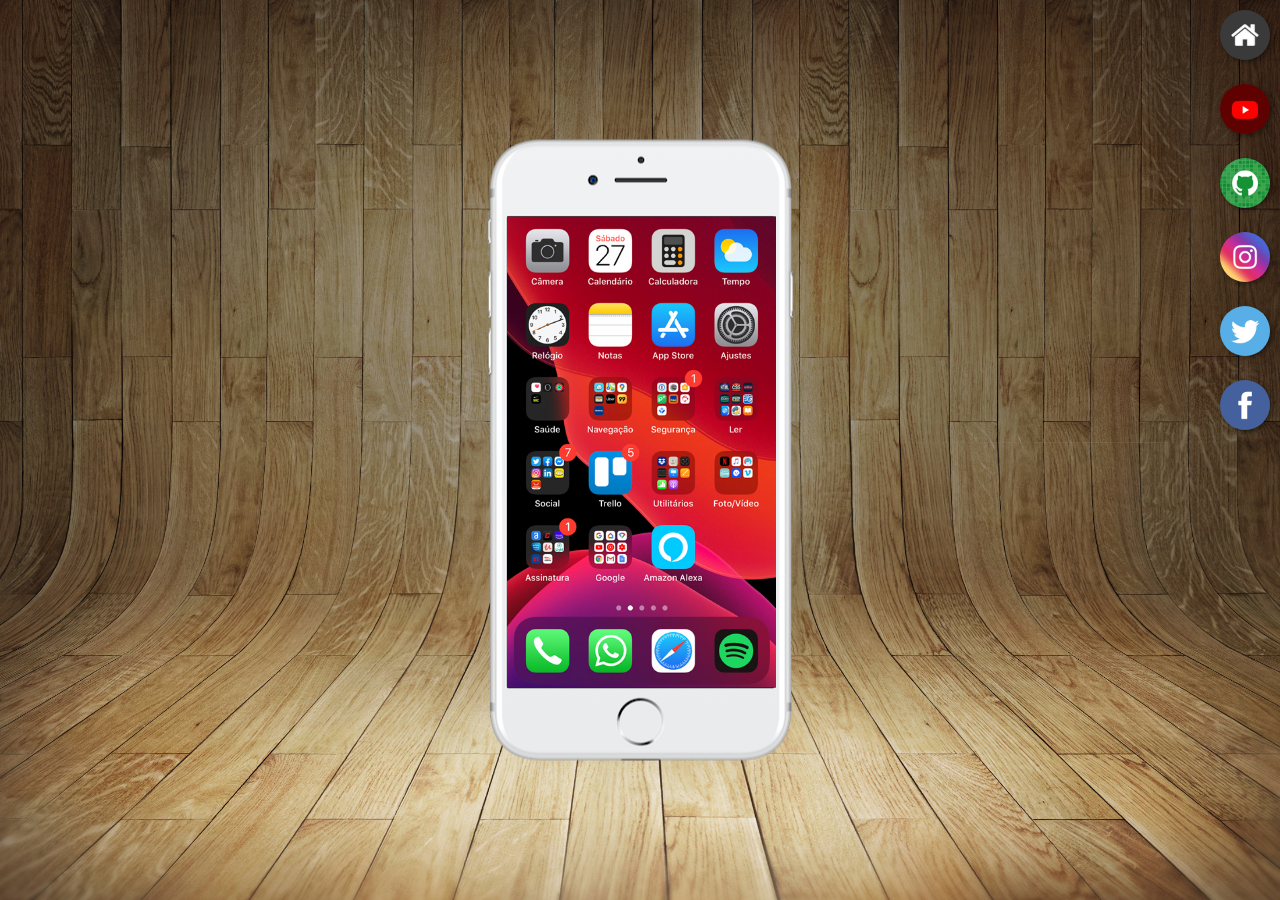
<file: index.html>
<!DOCTYPE html>
<html lang="pt-br">
<head>
    <meta charset="UTF-8">
    <meta http-equiv="X-UA-Compatible" content="IE=edge">
    <meta name="viewport" content="width=device-width, initial-scale=1.0">
    <title>Projeto Redes Sociais</title>
    <link rel="stylesheet" href="estilos/style.css">
</head>
<body>
    <main>

        <section id="telefone">
            <iframe src="home.html" name="tela" id="tela" frameborder="0">
                seu navegador não é compativel com isso.
            </iframe>
        </section>

        <section id="redes-sociais">
            <a href="home.html" target="tela"><img src="imagens/logo-home.jpg" alt="home"></a><br>
            <a href="youtube.html" target="tela"><img src="imagens/logo-youtube.jpg" alt="youtube"></a><br>
            <a href="github.html" target="tela"><img src="imagens/logo-github.jpg" alt="github"></a><br>
            <a href="instagram.html" target="tela"><img src="imagens/logo-instagram.jpg" alt="instagram"></a><br>
            <a href="twitter.html" target="tela"><img src="imagens/logo-twitter.jpg" alt="twitter"></a><br>
            <a href="facebook.html" target="tela"><img src="imagens/logo-facebook.jpg" alt="facebook"></a>
        </section>

    </main>
</body>
</html>
</file>
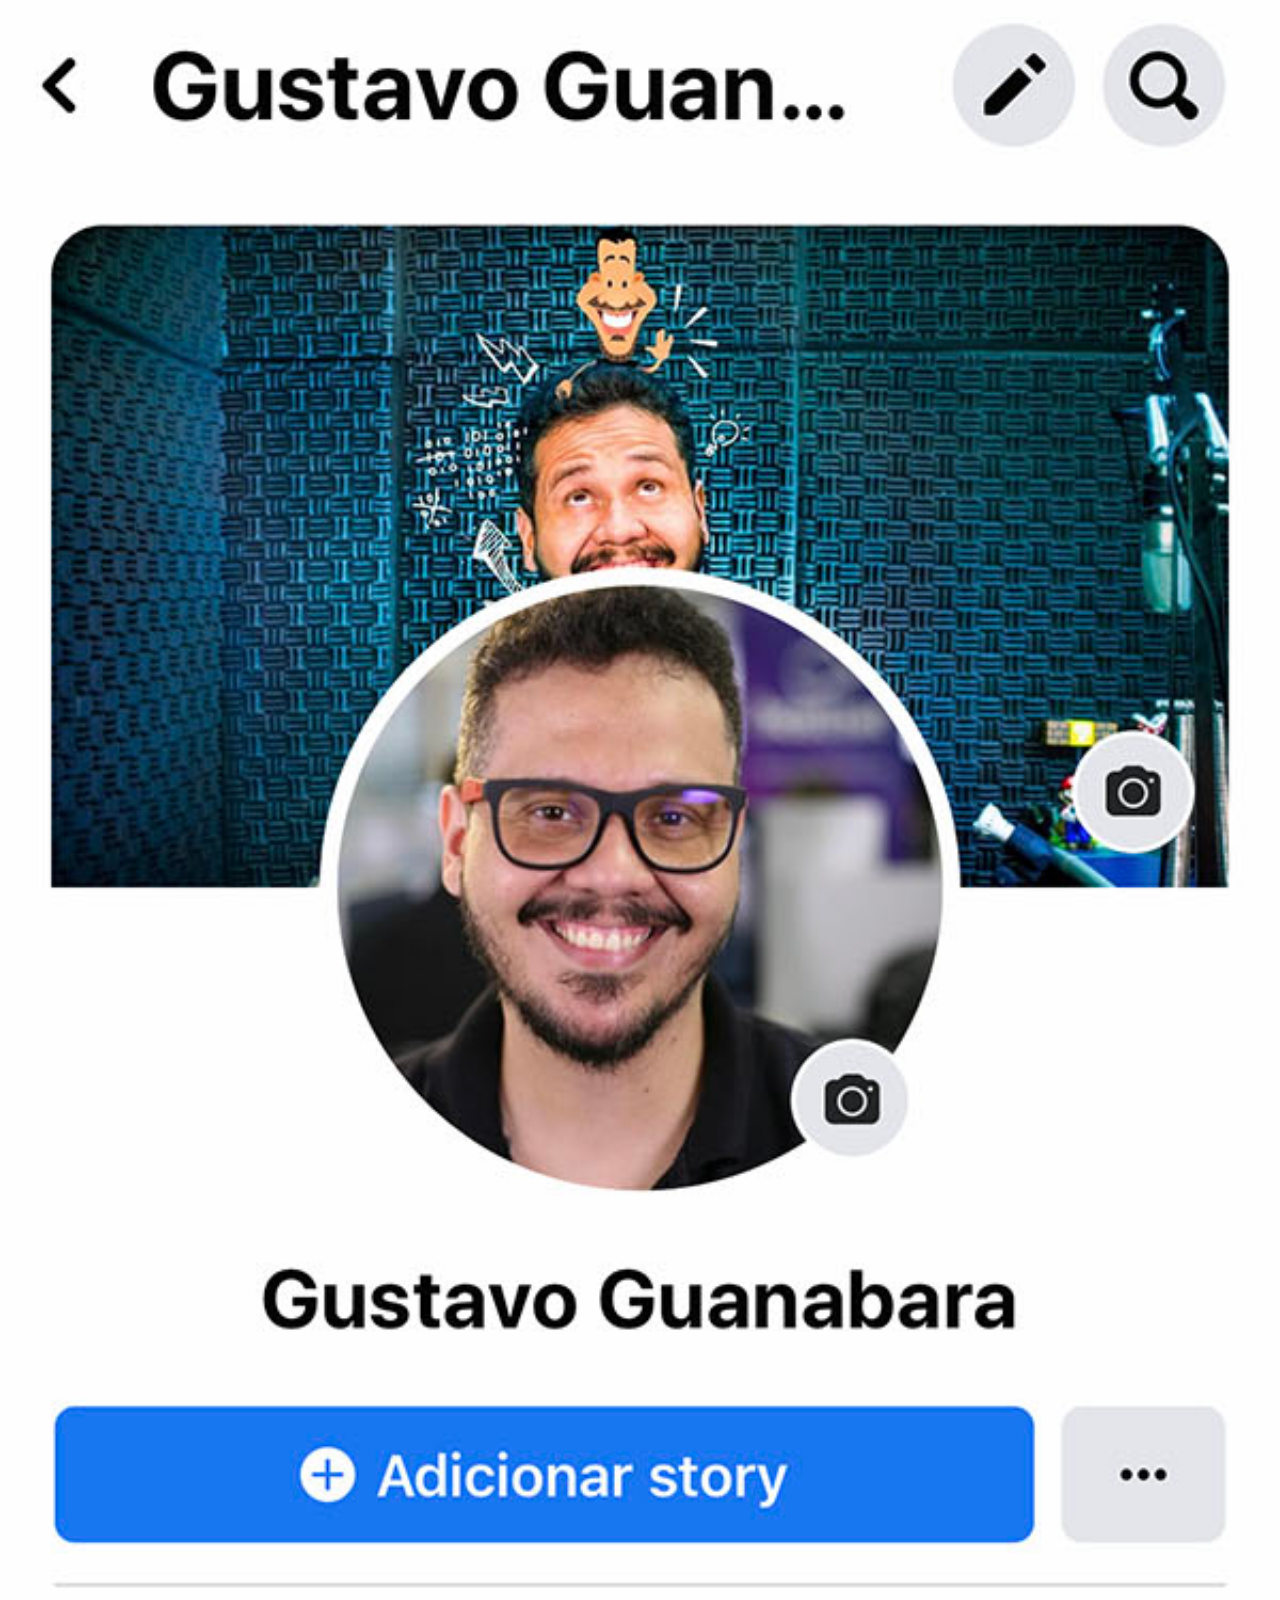
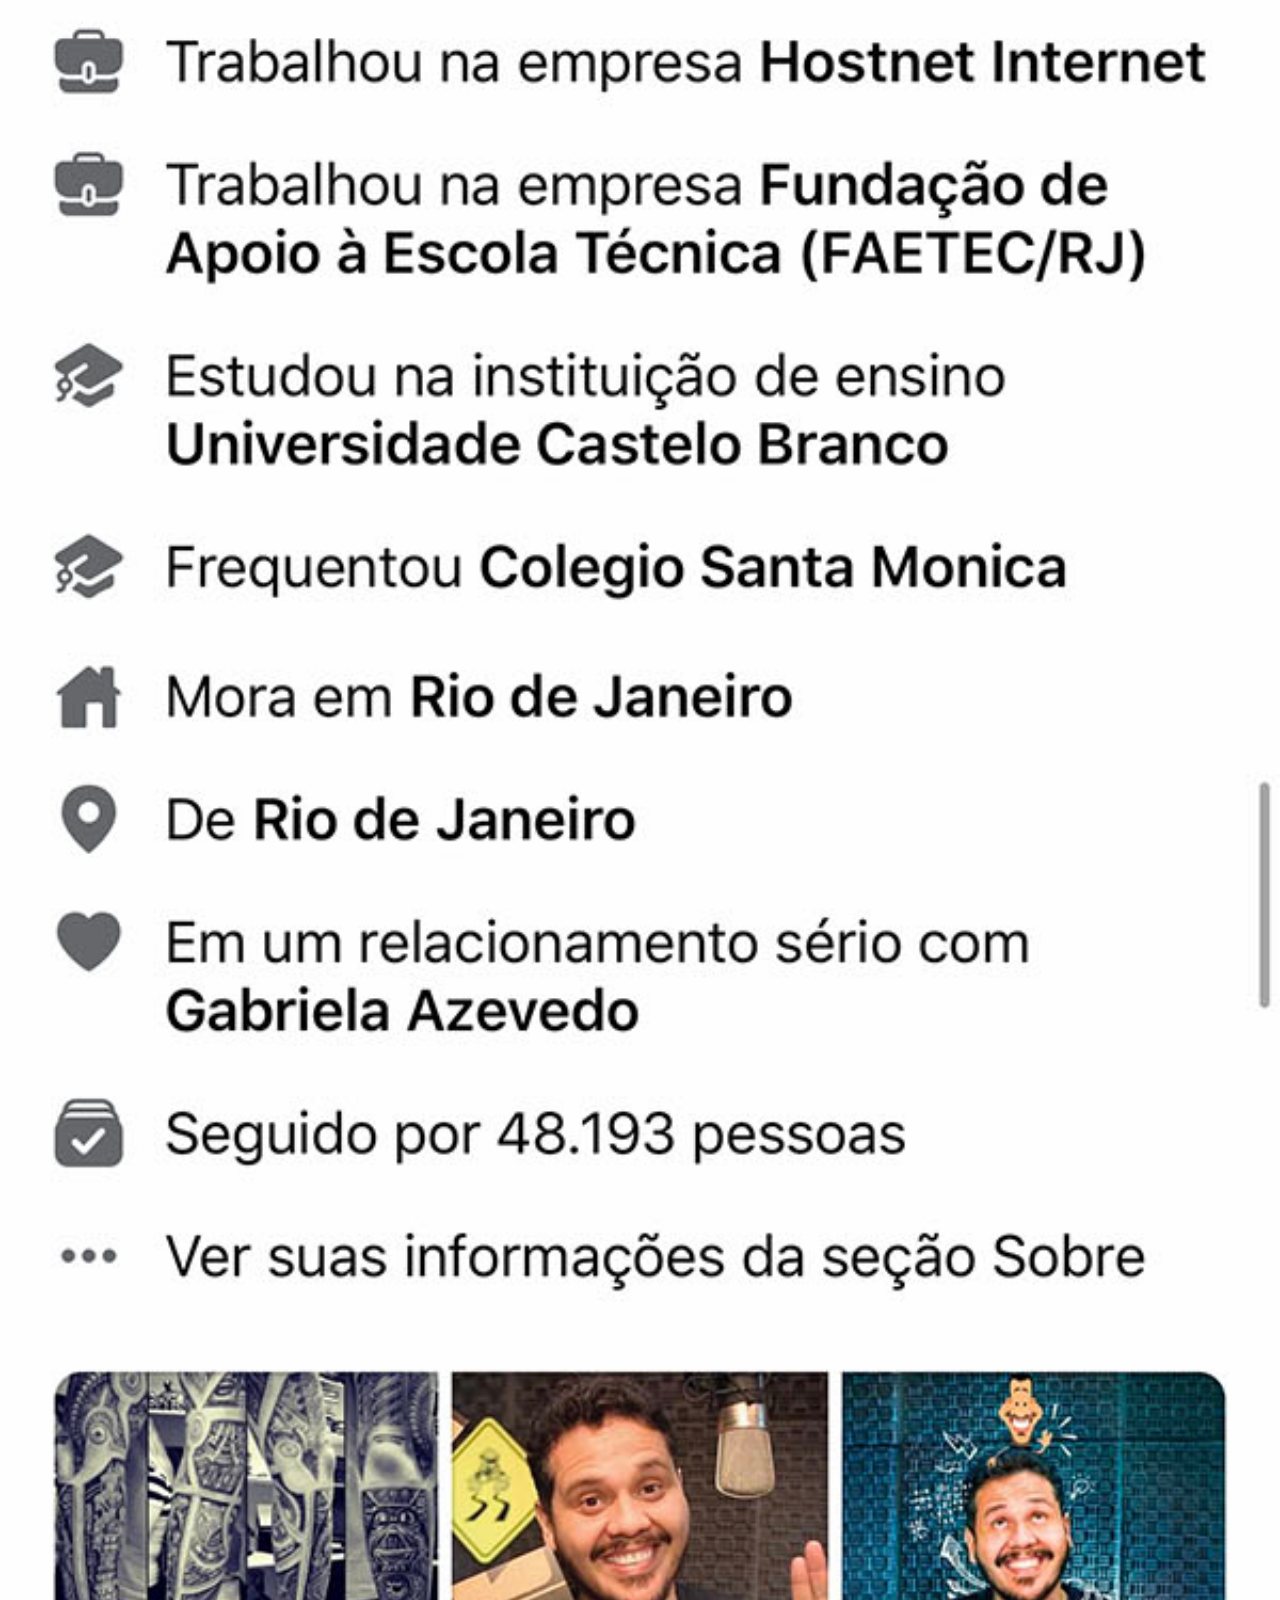
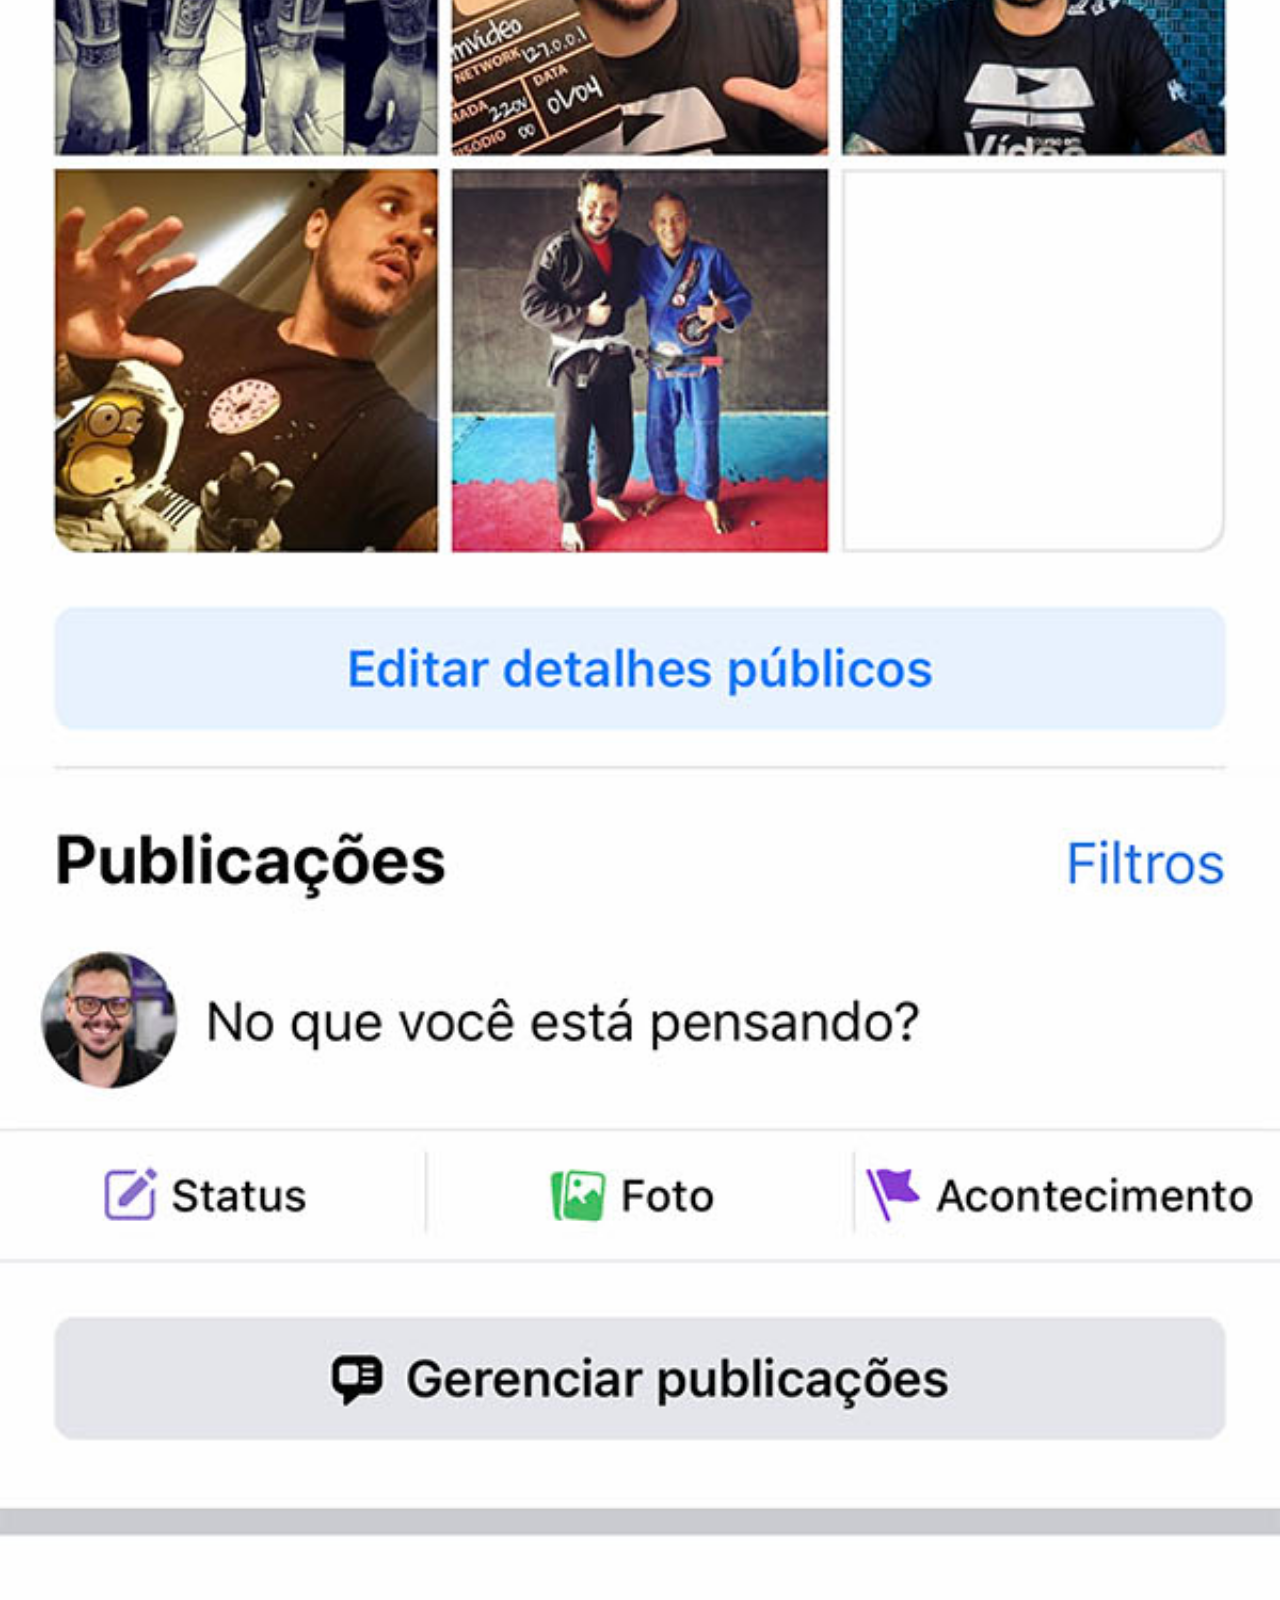
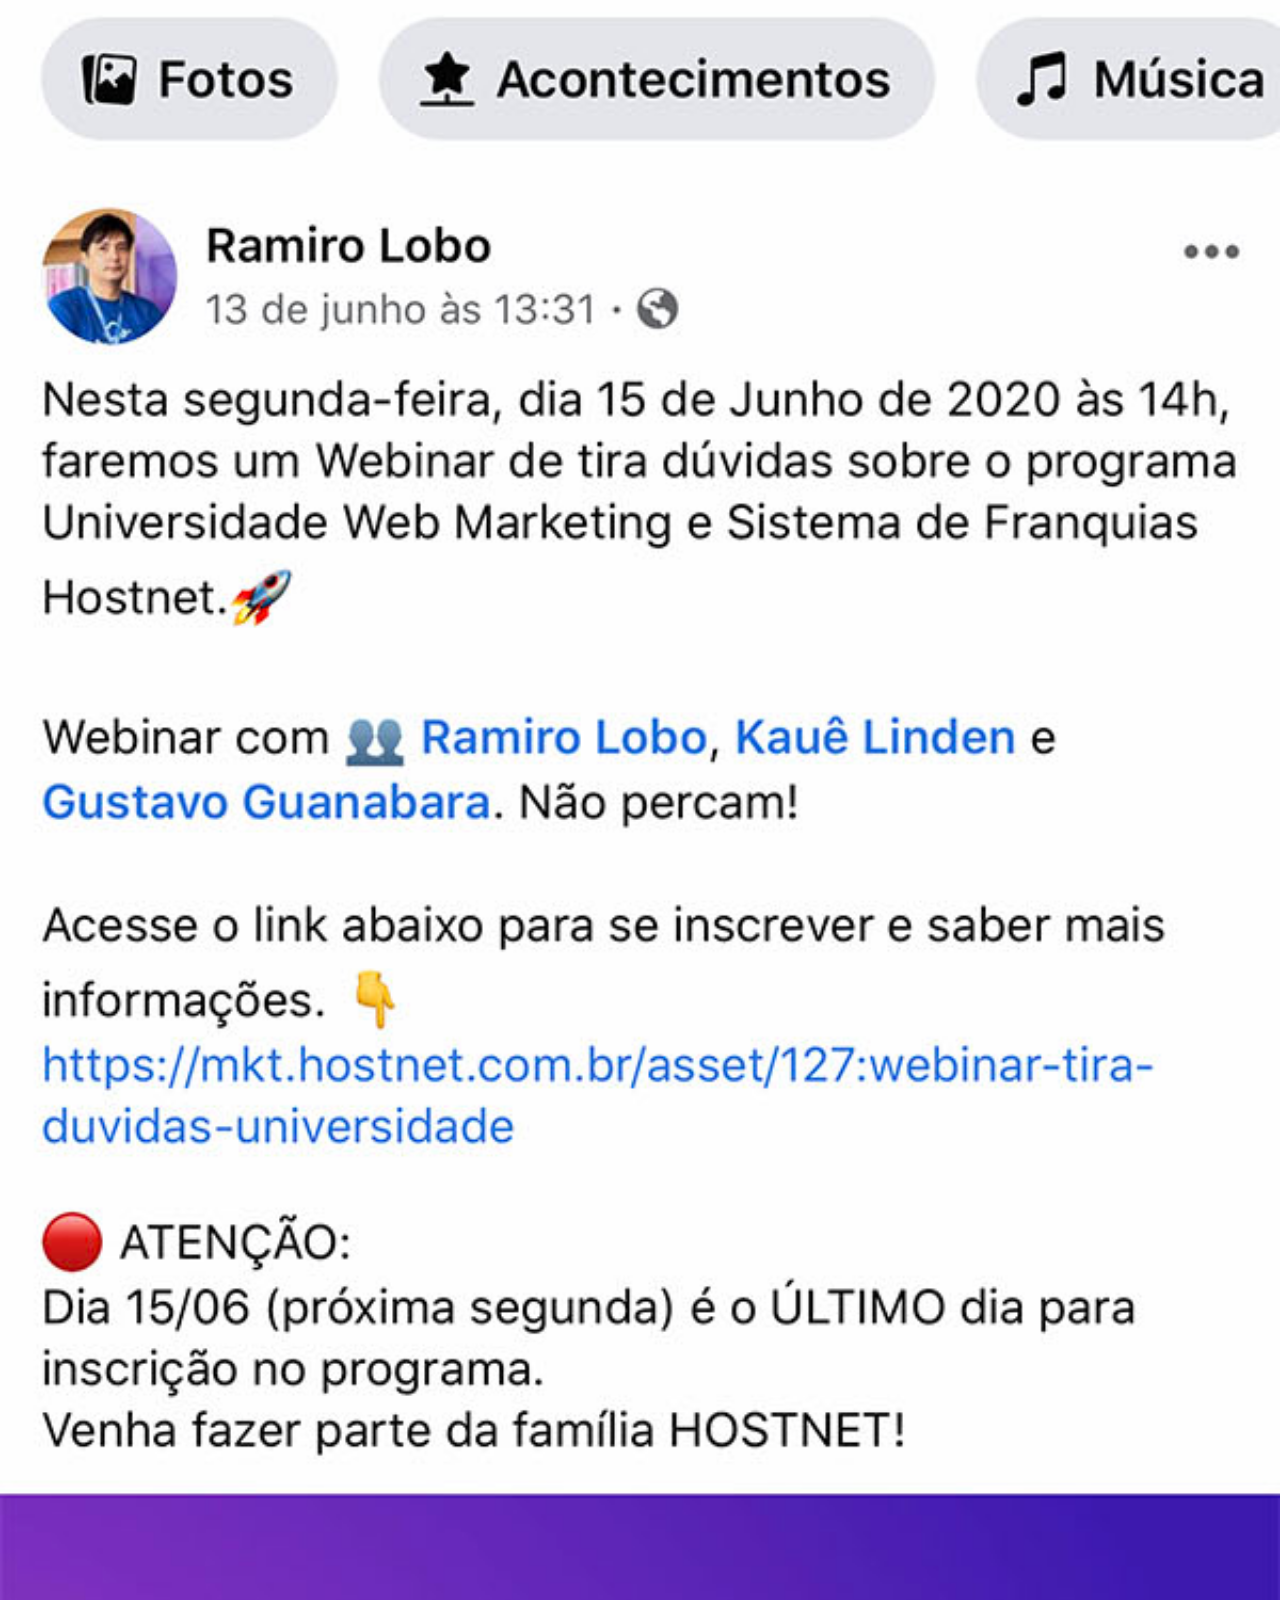
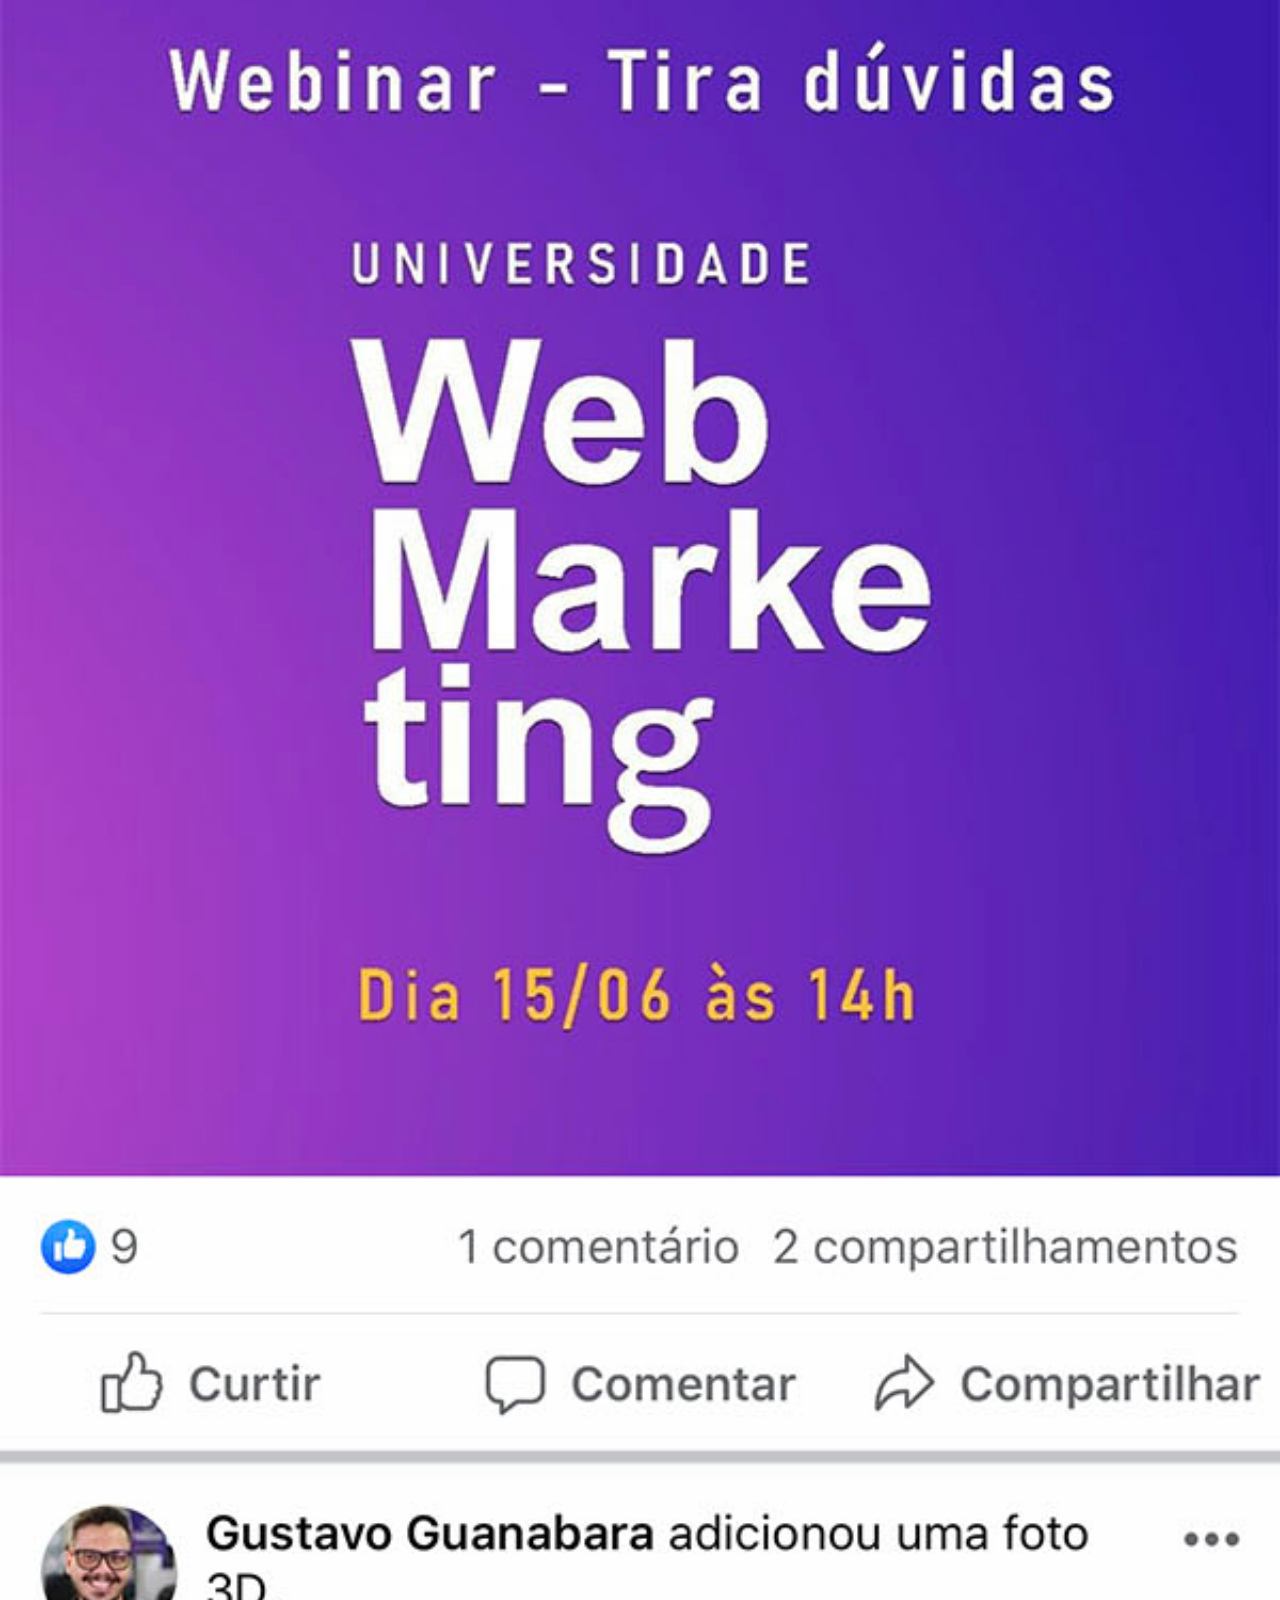
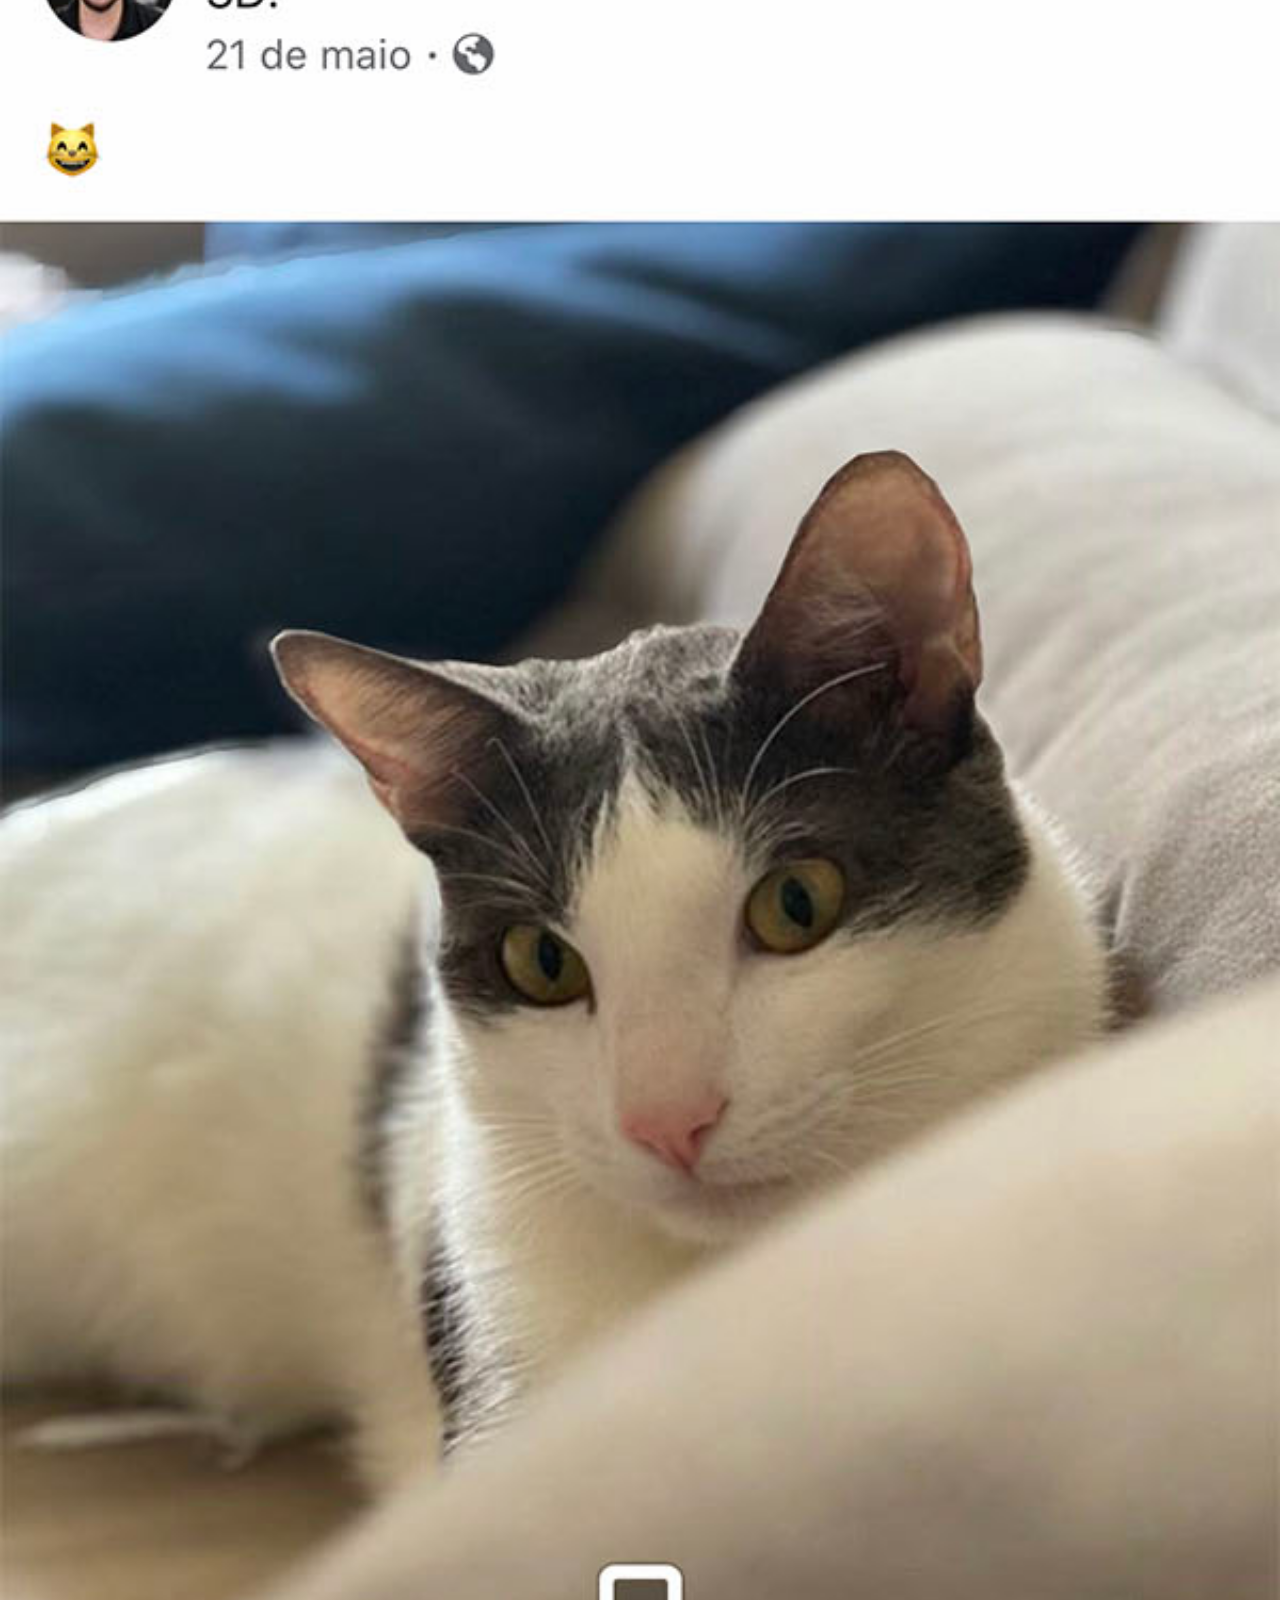
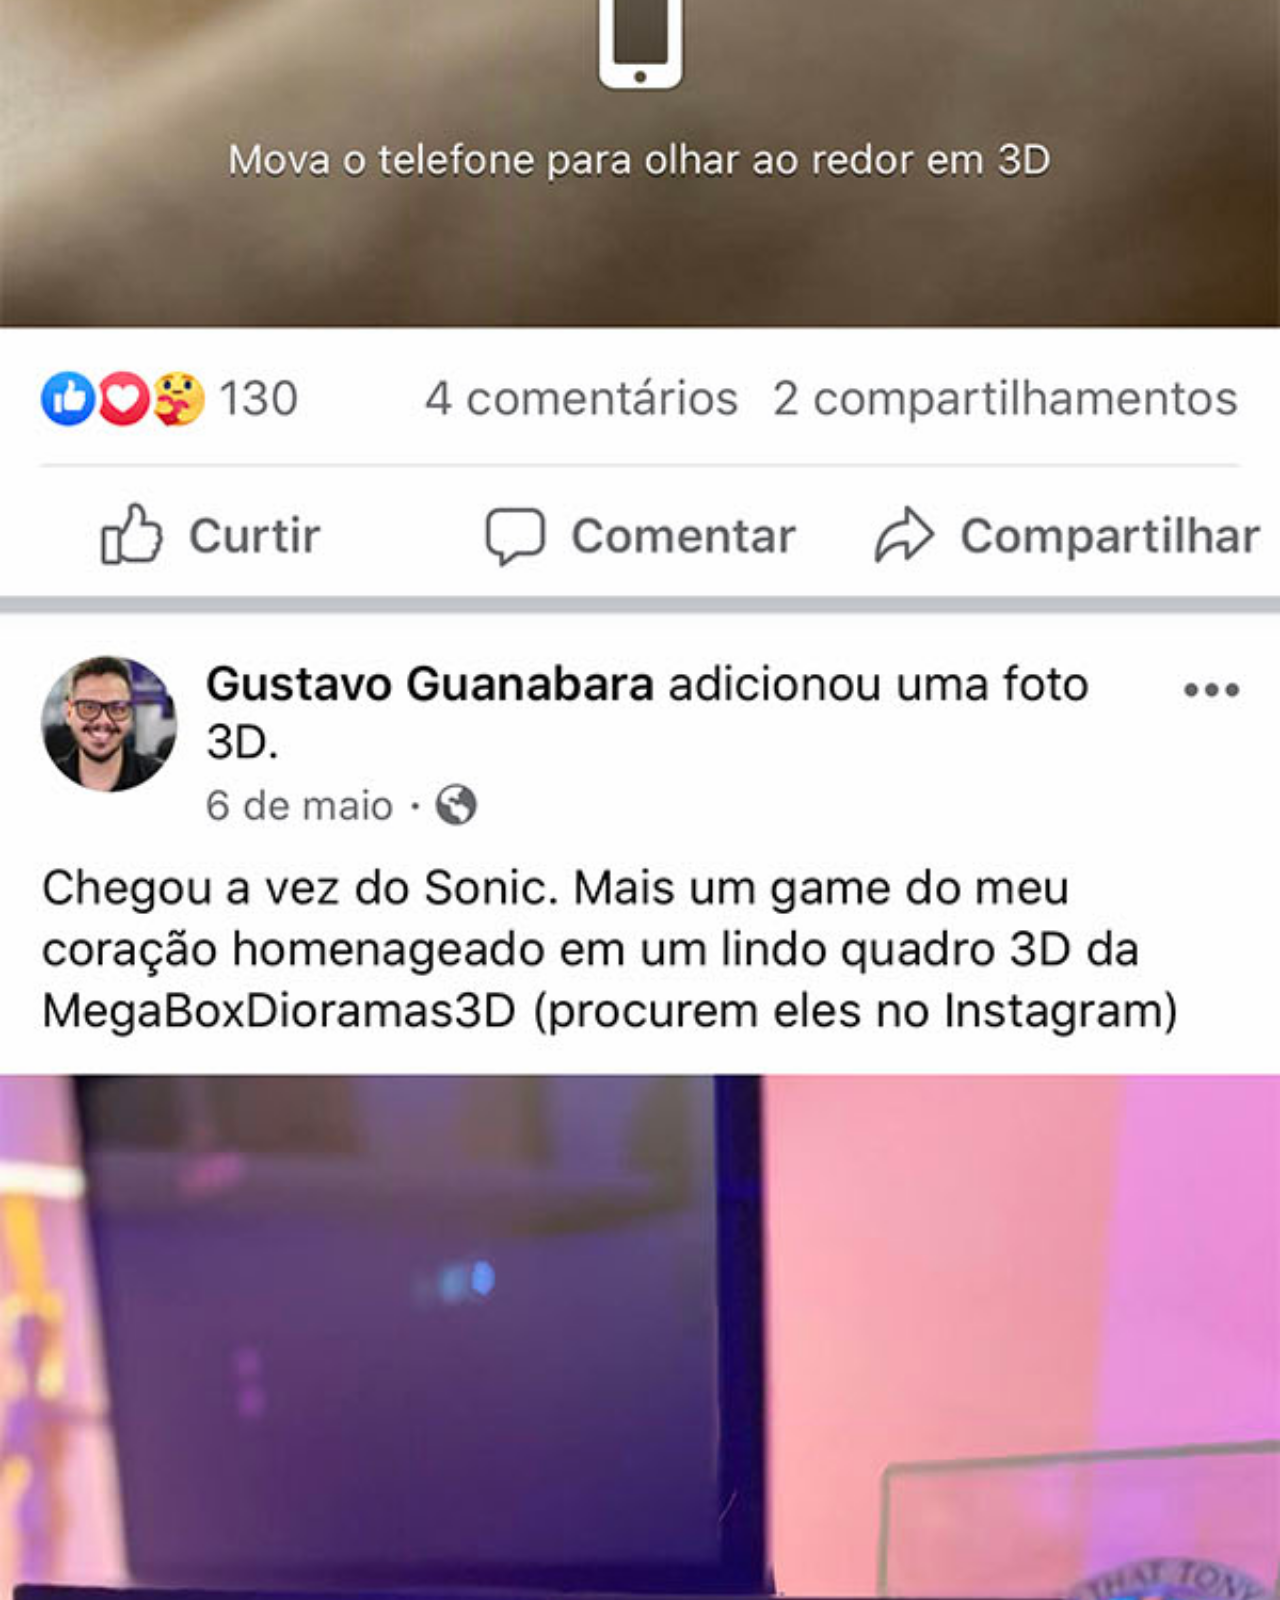
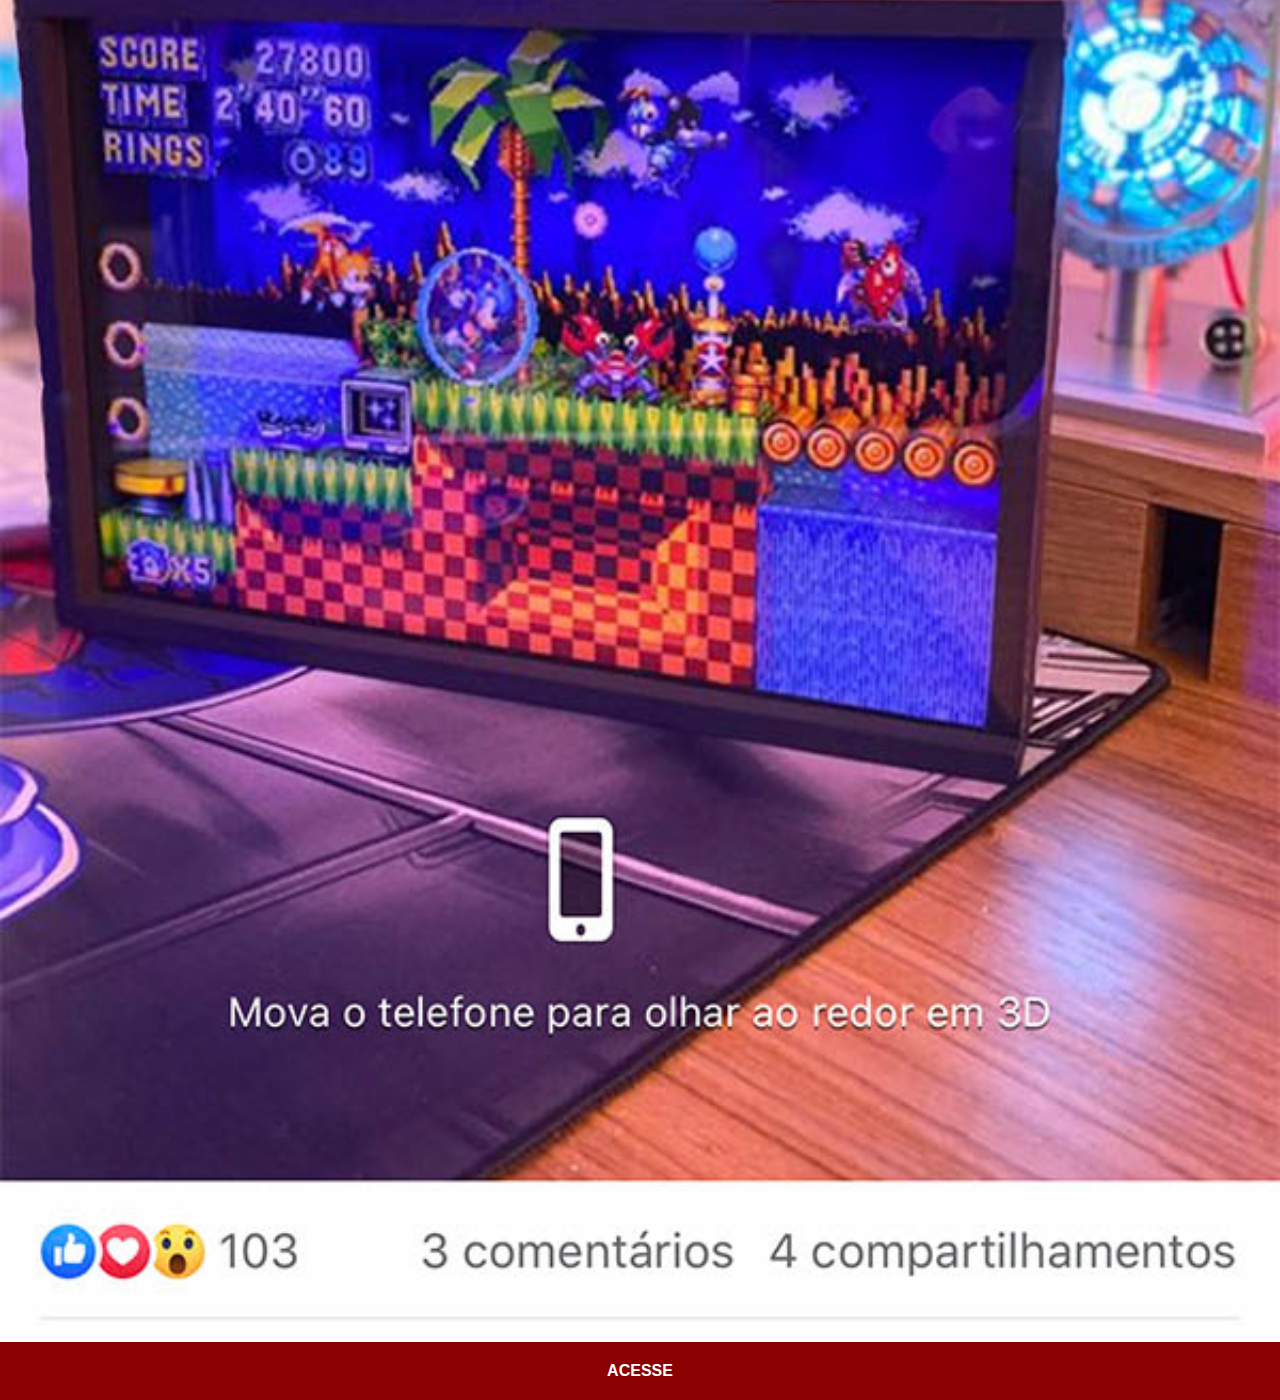
<file: facebook.html>
<!DOCTYPE html>
<html lang="pt-br">
<head>
    <meta charset="UTF-8">
    <meta http-equiv="X-UA-Compatible" content="IE=edge">
    <meta name="viewport" content="width=device-width, initial-scale=1.0">
    <title>facebook</title>
    <link rel="stylesheet" href="estilos/social.css">
</head>
<body>
    <img src="imagens/tela-facebook.jpg" alt="facebook">
    <a href="https://pt-br.facebook.com/gustavoguanabara/" target="_blank">ACESSE</a>
</body>
</html>
</file>
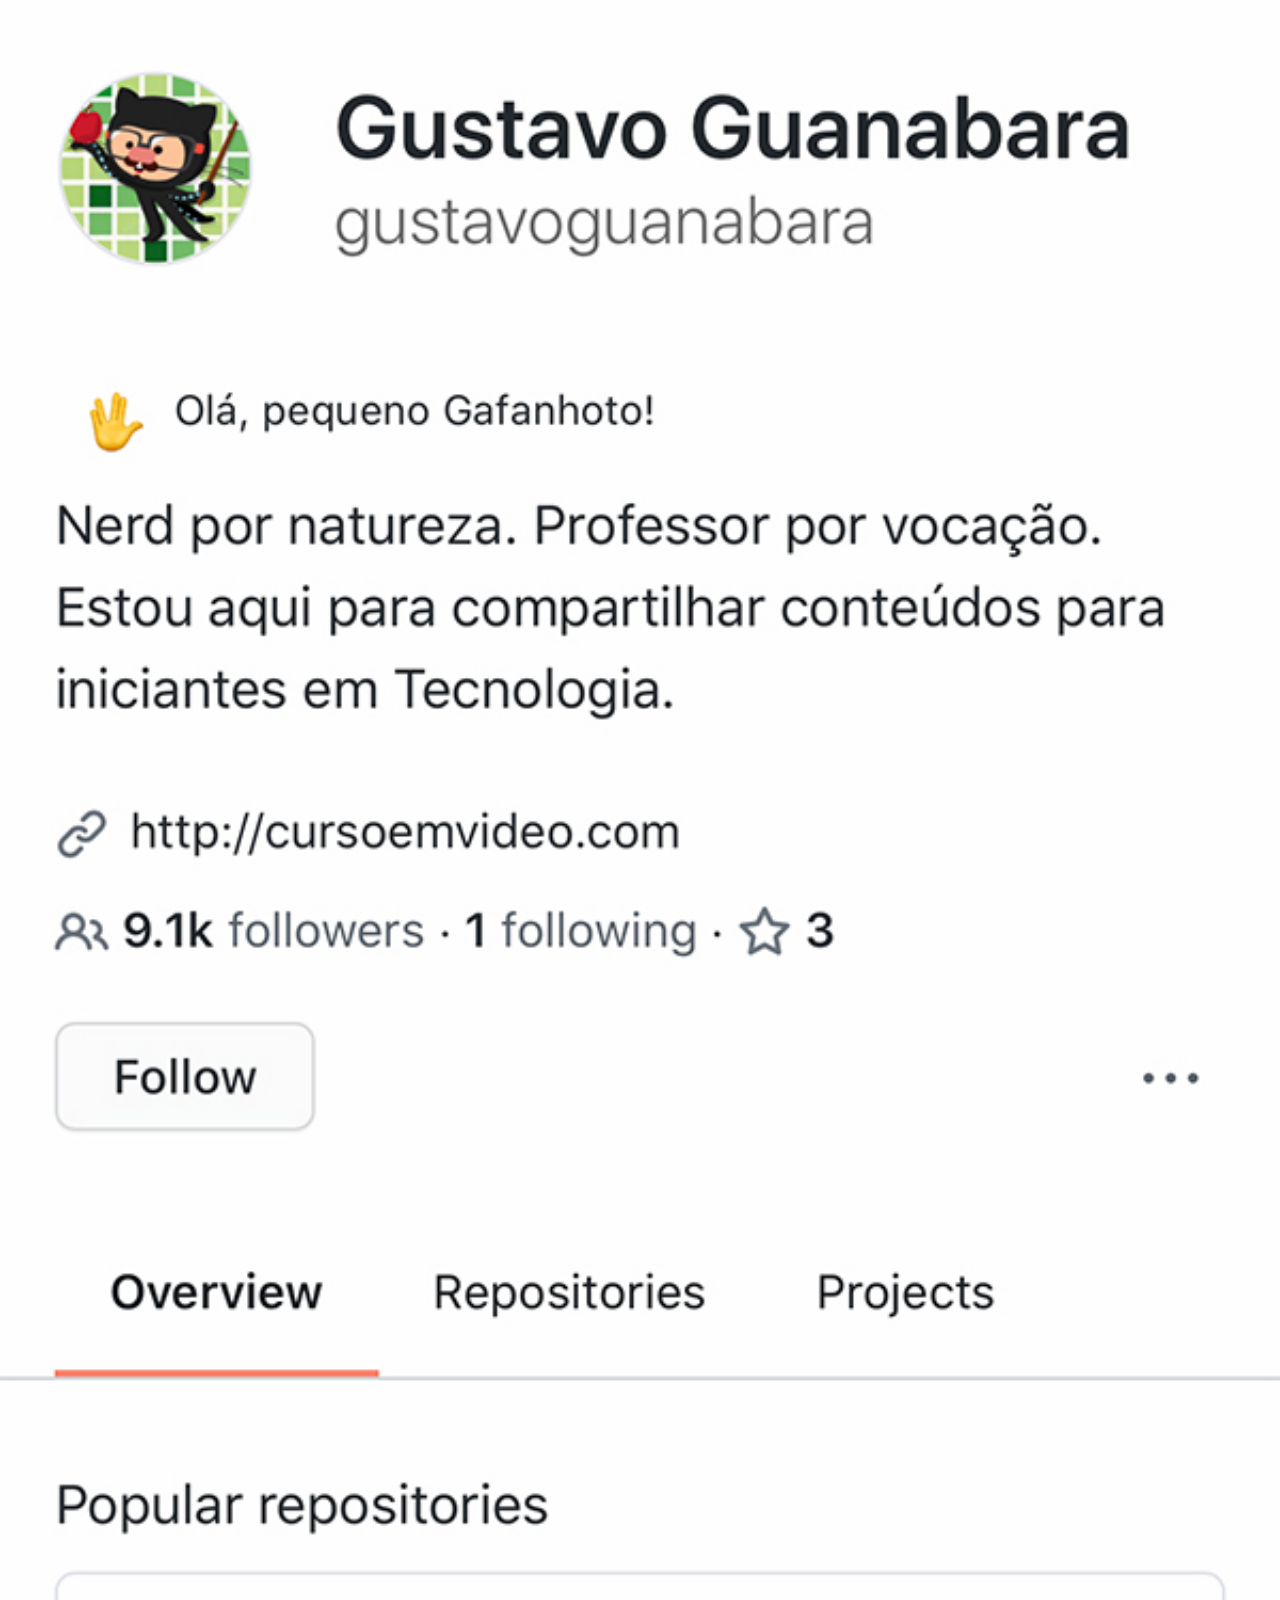
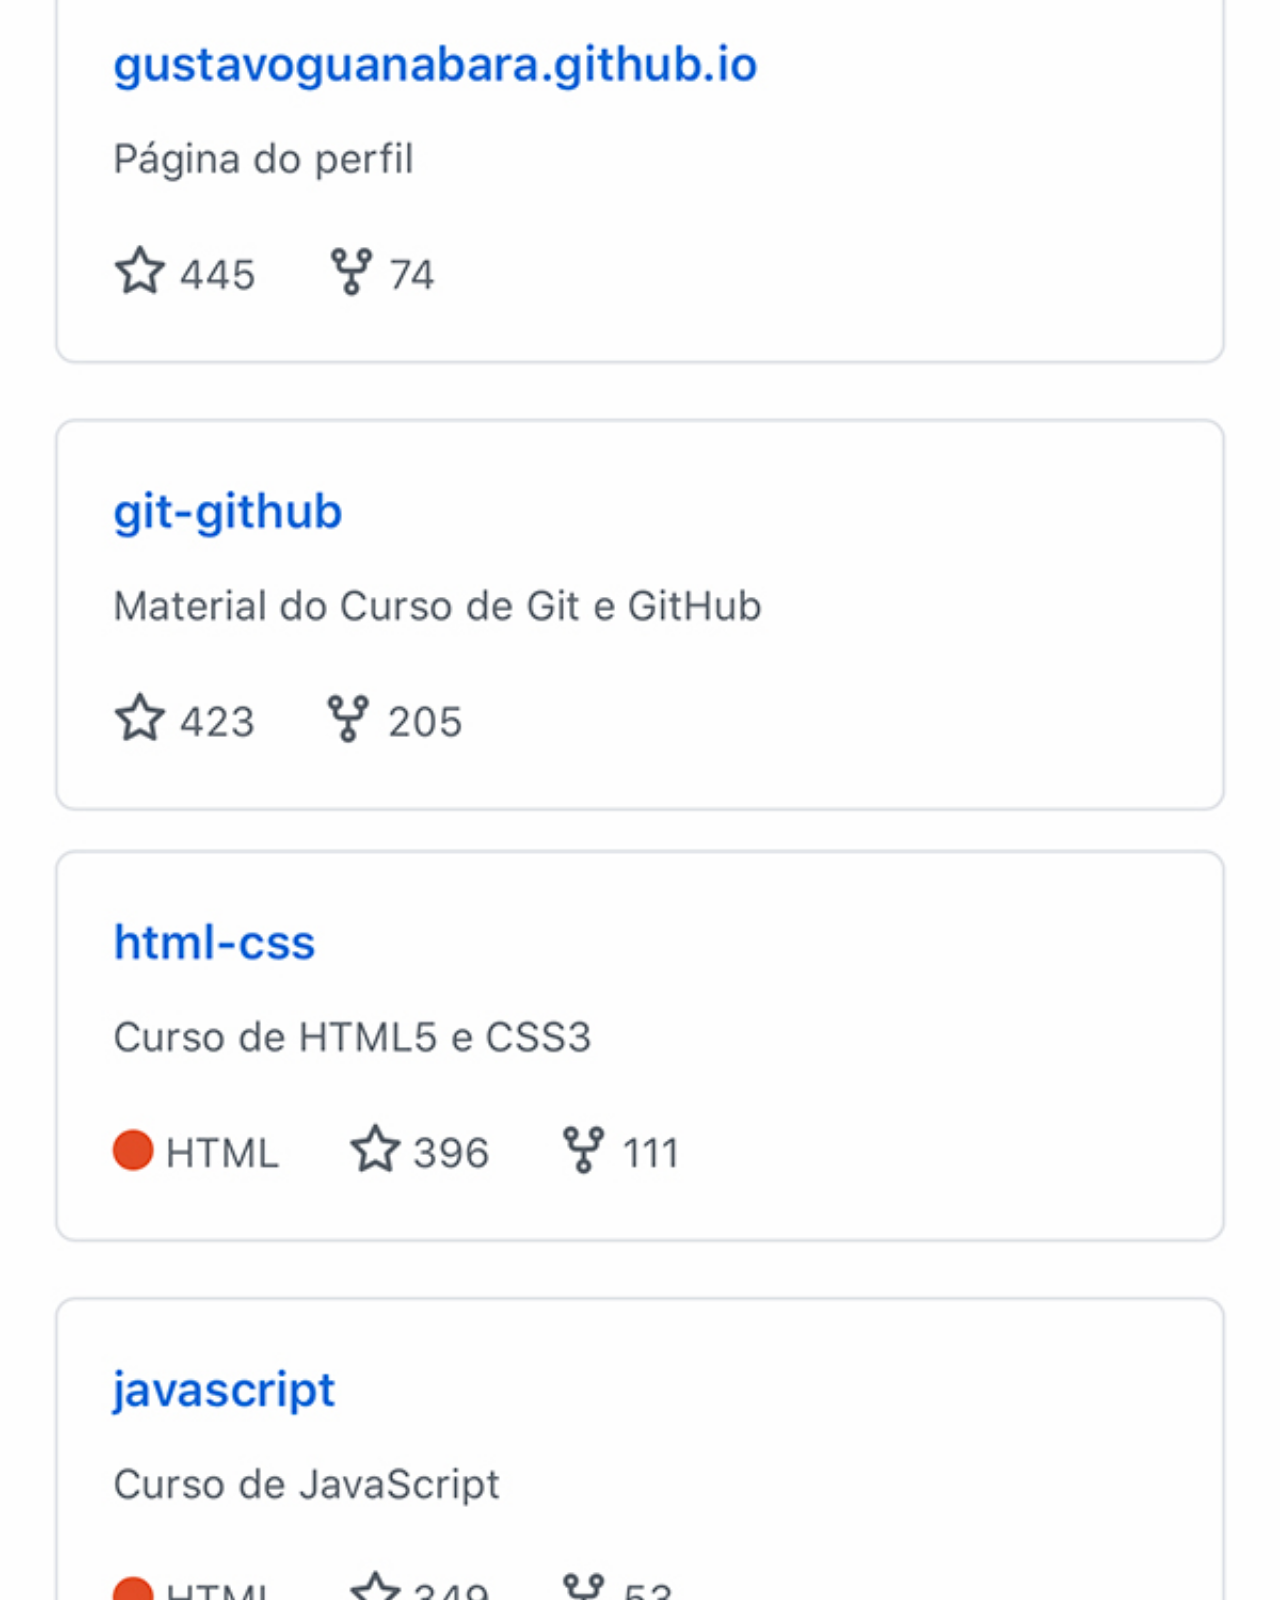
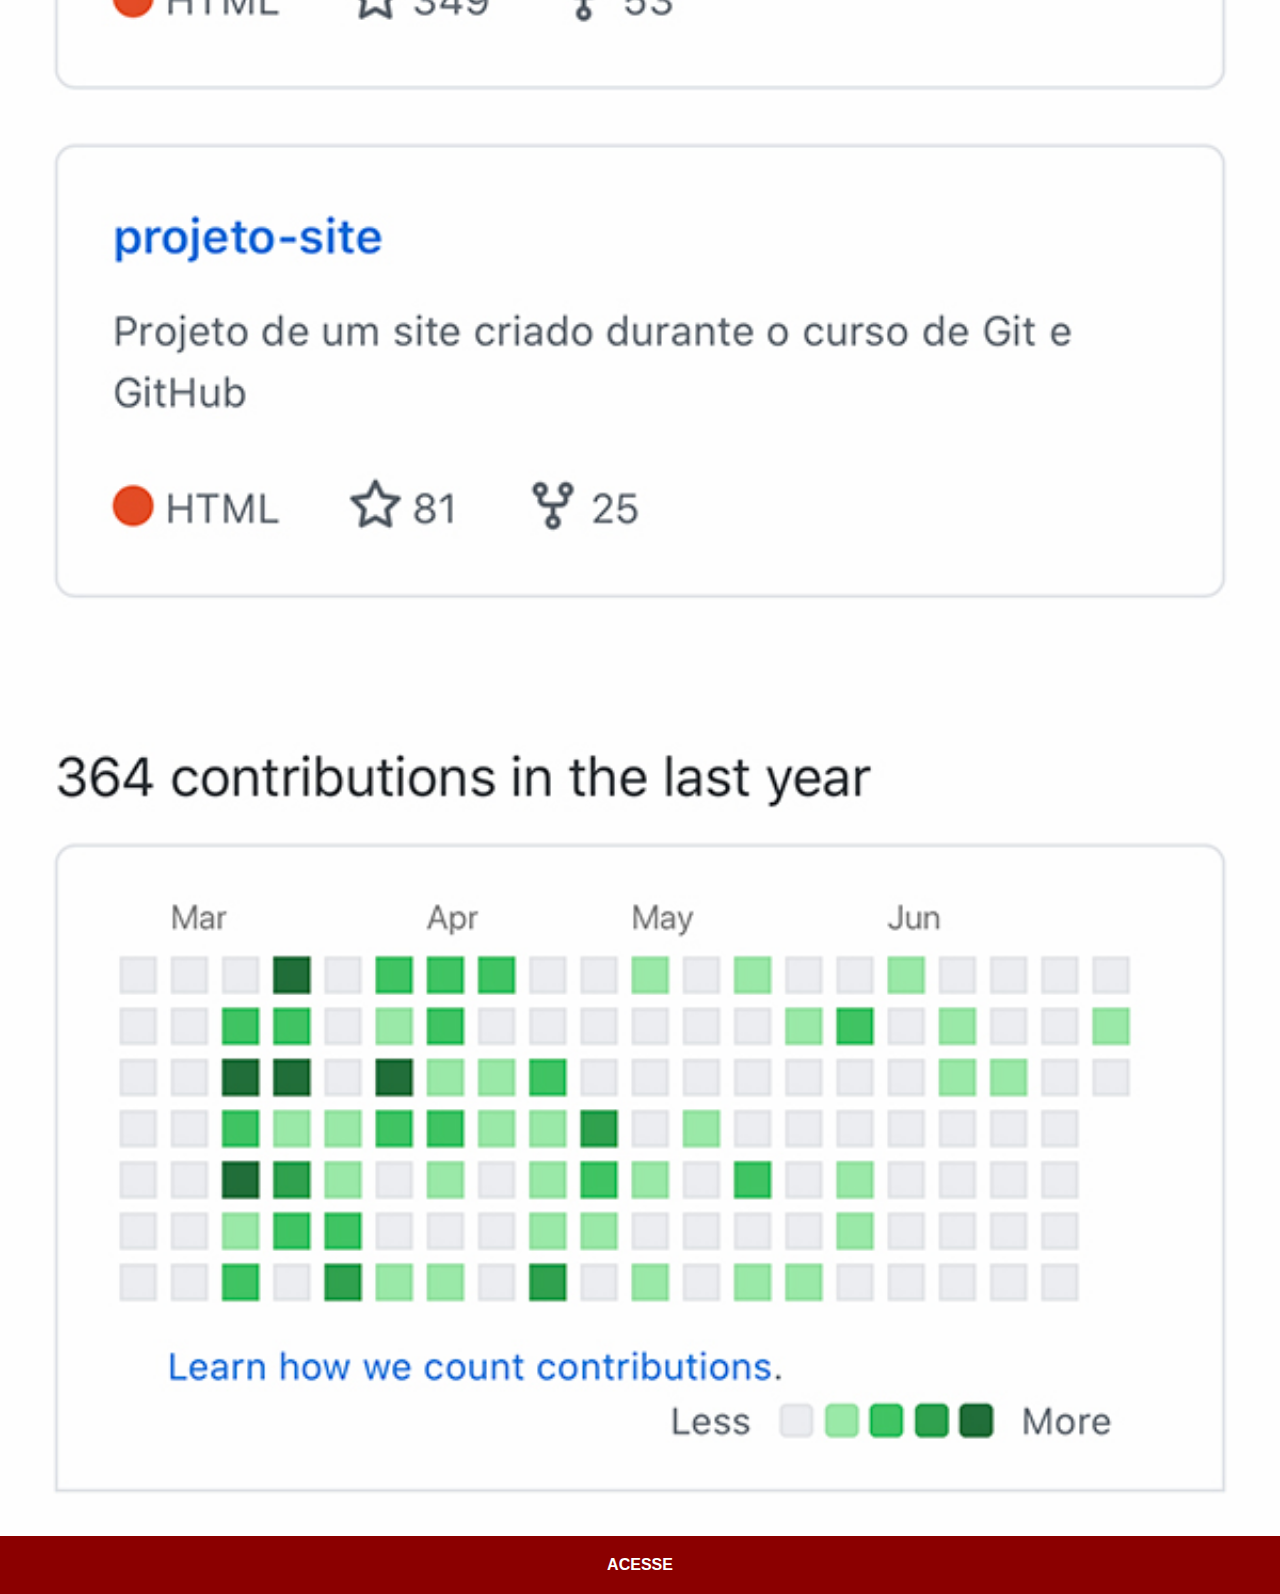
<file: github.html>
<!DOCTYPE html>
<html lang="pt-br">
<head>
    <meta charset="UTF-8">
    <meta http-equiv="X-UA-Compatible" content="IE=edge">
    <meta name="viewport" content="width=device-width, initial-scale=1.0">
    <title>GitHub</title>
    <link rel="stylesheet" href="estilos/social.css">
</head>
<body>
    <img src="imagens/tela-github.jpg" alt="GitHub">
    <a href="https://github.com/gustavoguanabara" target="_blank">ACESSE</a>
</body>
</html>
</file>
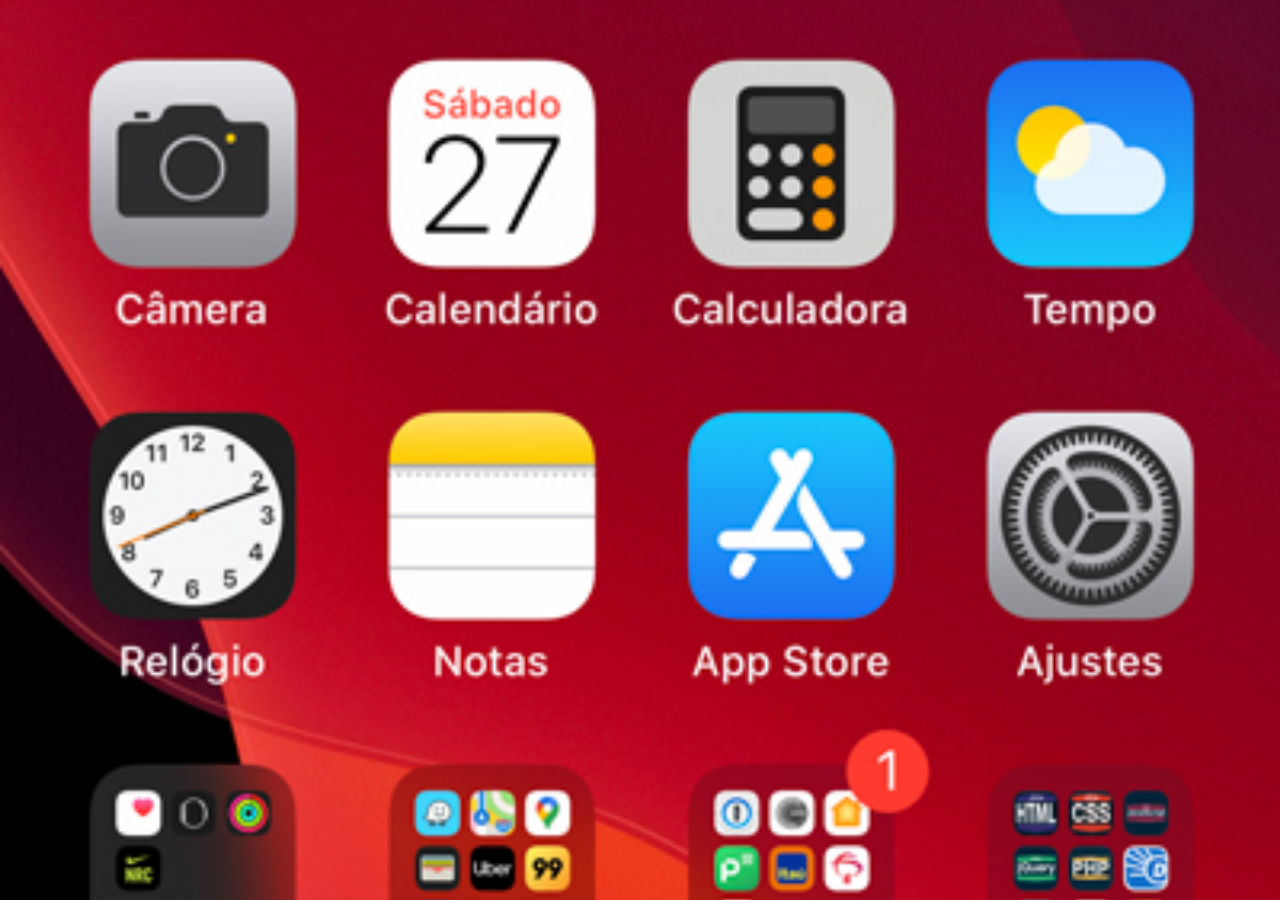
<file: home.html>
<!DOCTYPE html>
<html lang="pt-br">
<head>
    <meta charset="UTF-8">
    <meta http-equiv="X-UA-Compatible" content="IE=edge">
    <meta name="viewport" content="width=device-width, initial-scale=1.0">
    <title>home</title>
    <link rel="stylesheet" href="/estilos/style.css">
    <style>
        * {
            margin: 0px;
            padding: 0px;
        }
        body{
            width:100vw;
            height: 100vh;
            background: black url("imagens/tela-home.jpg") no-repeat top center;
            background-size: cover;
        }
    </style>
</head>
<body>

</body>
</html>
</file>
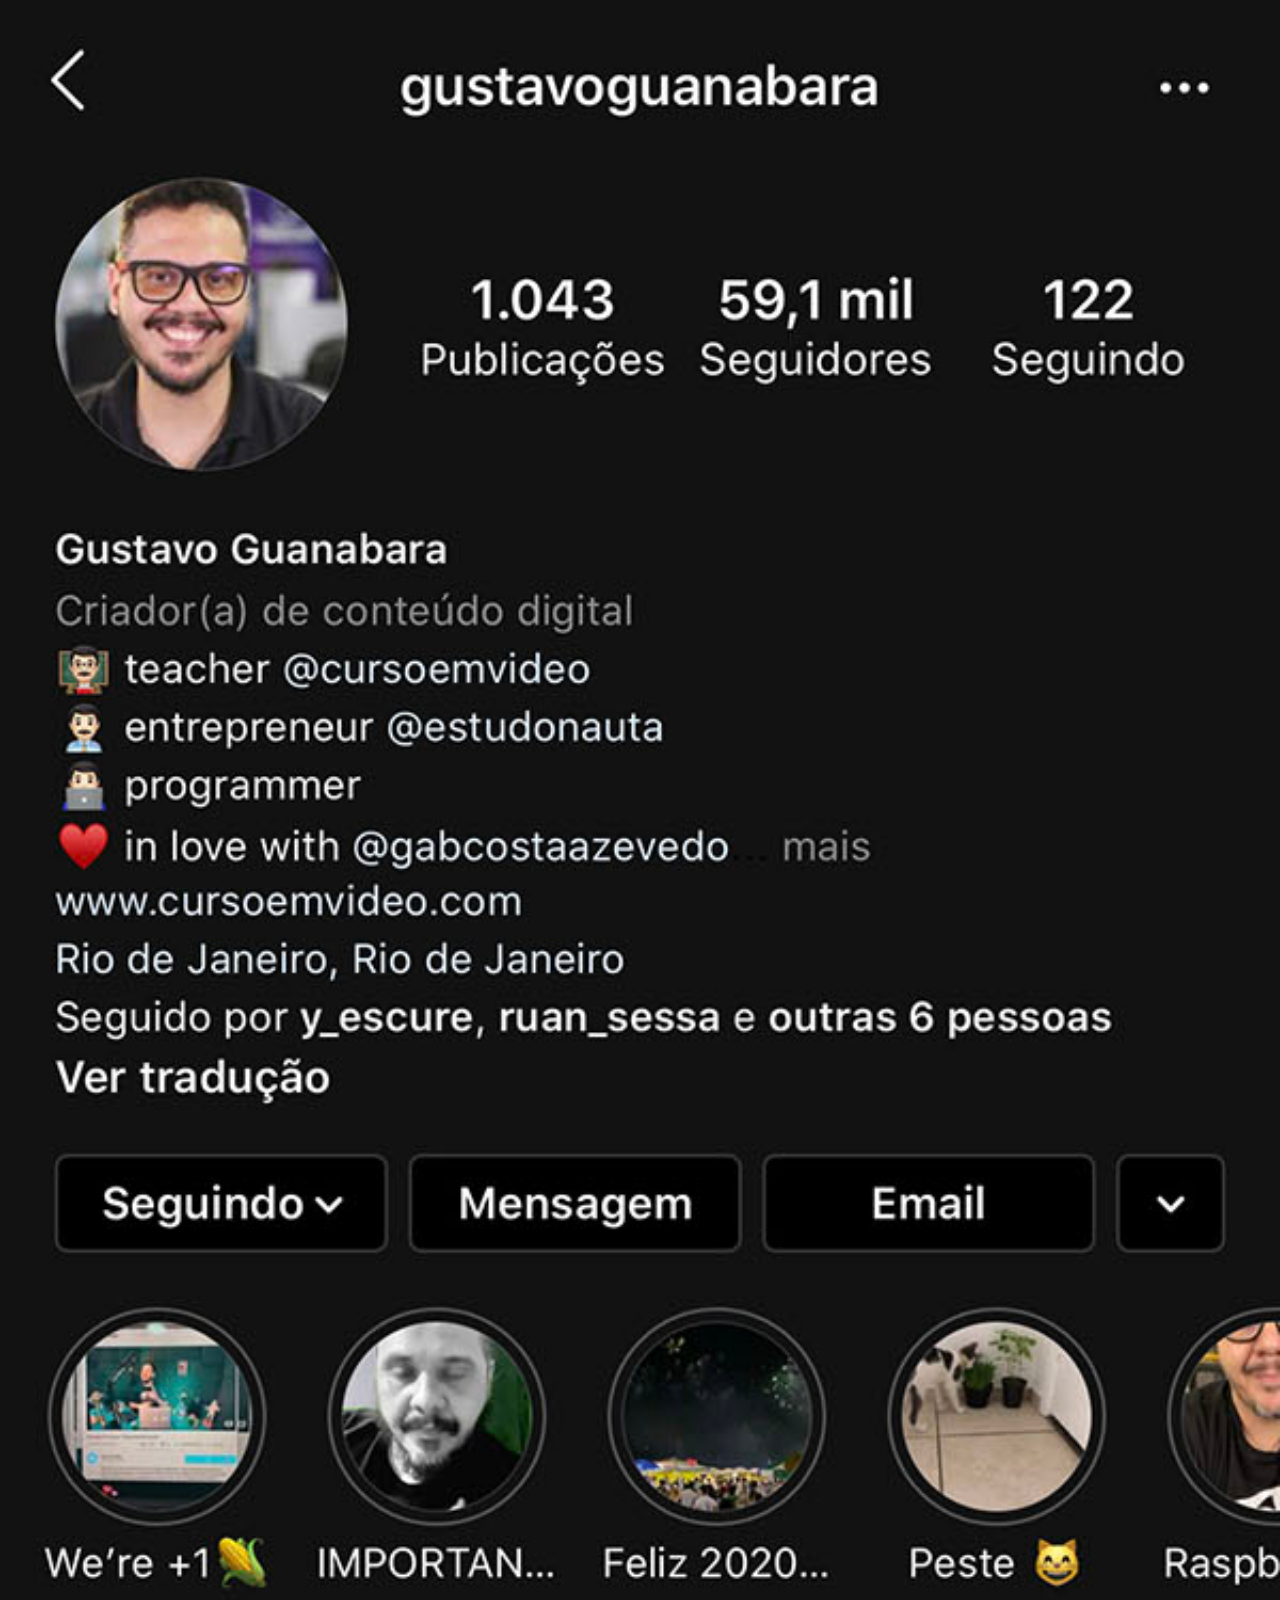
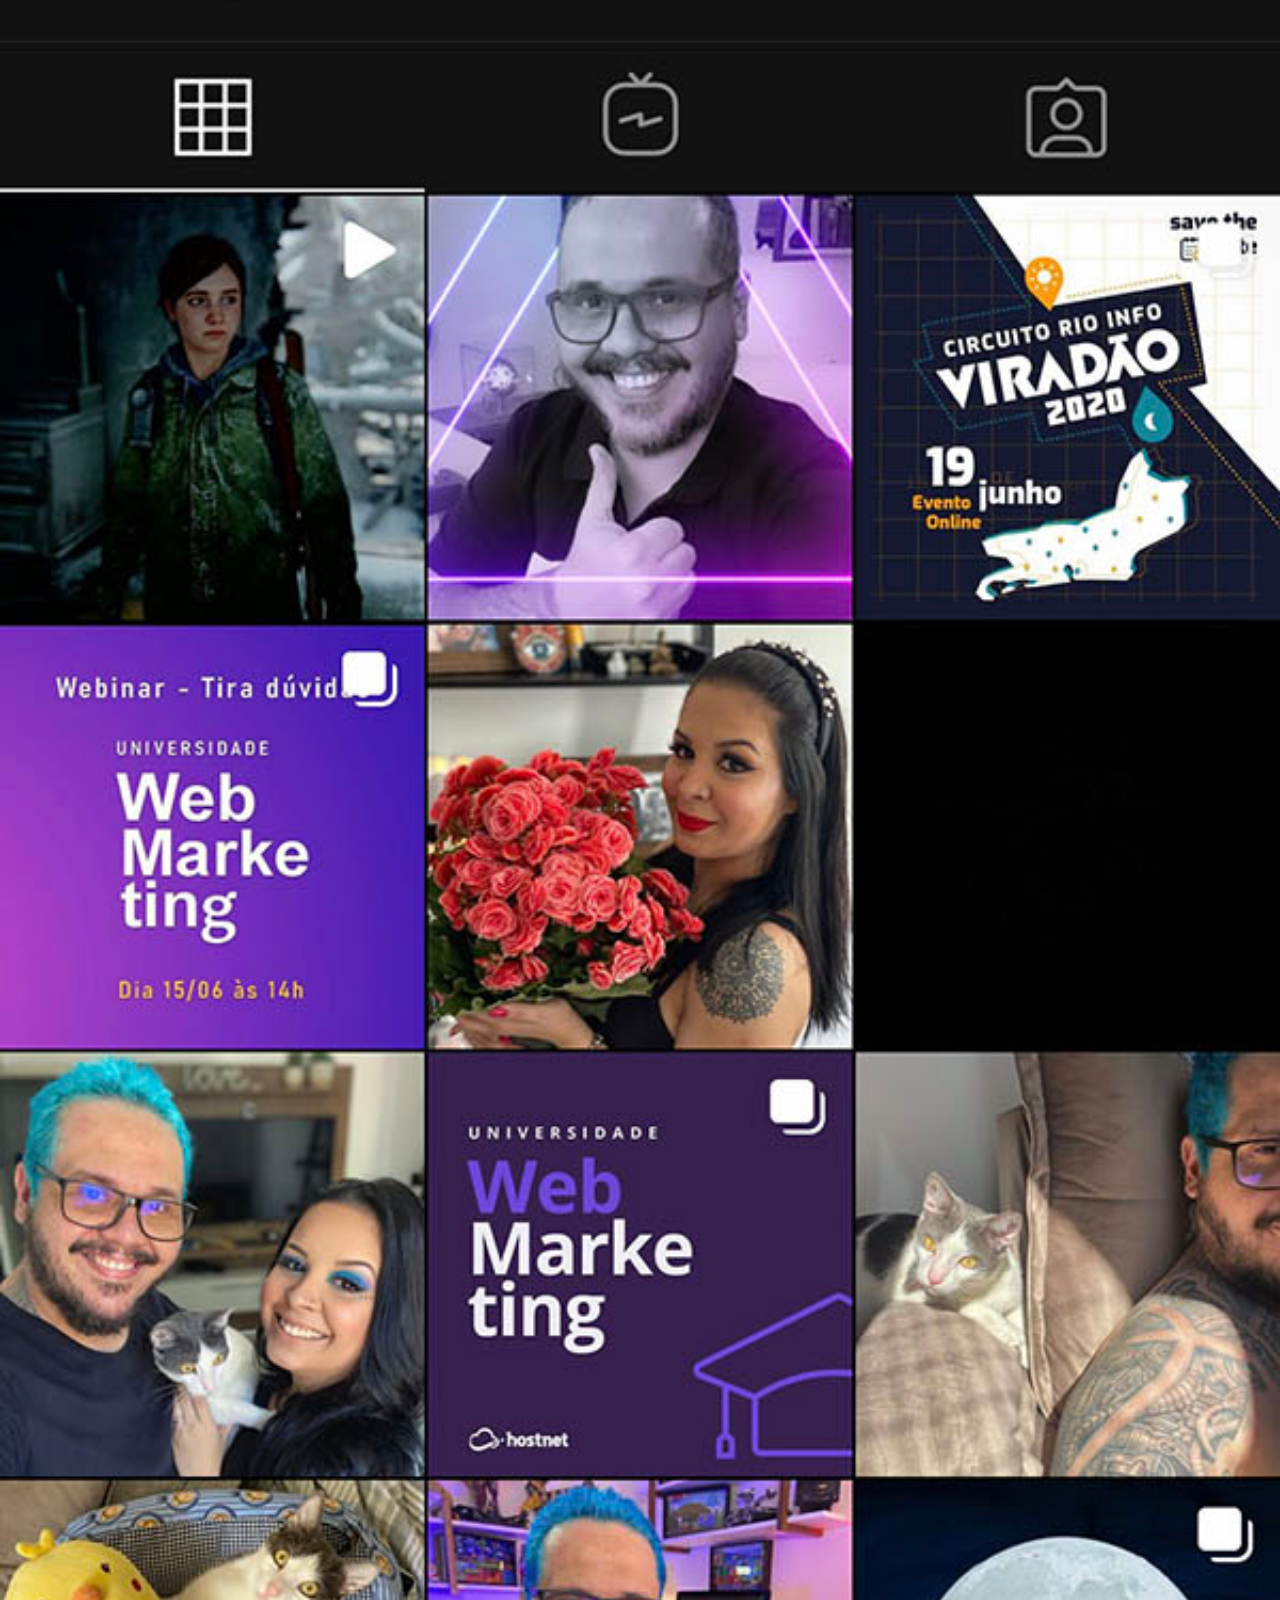
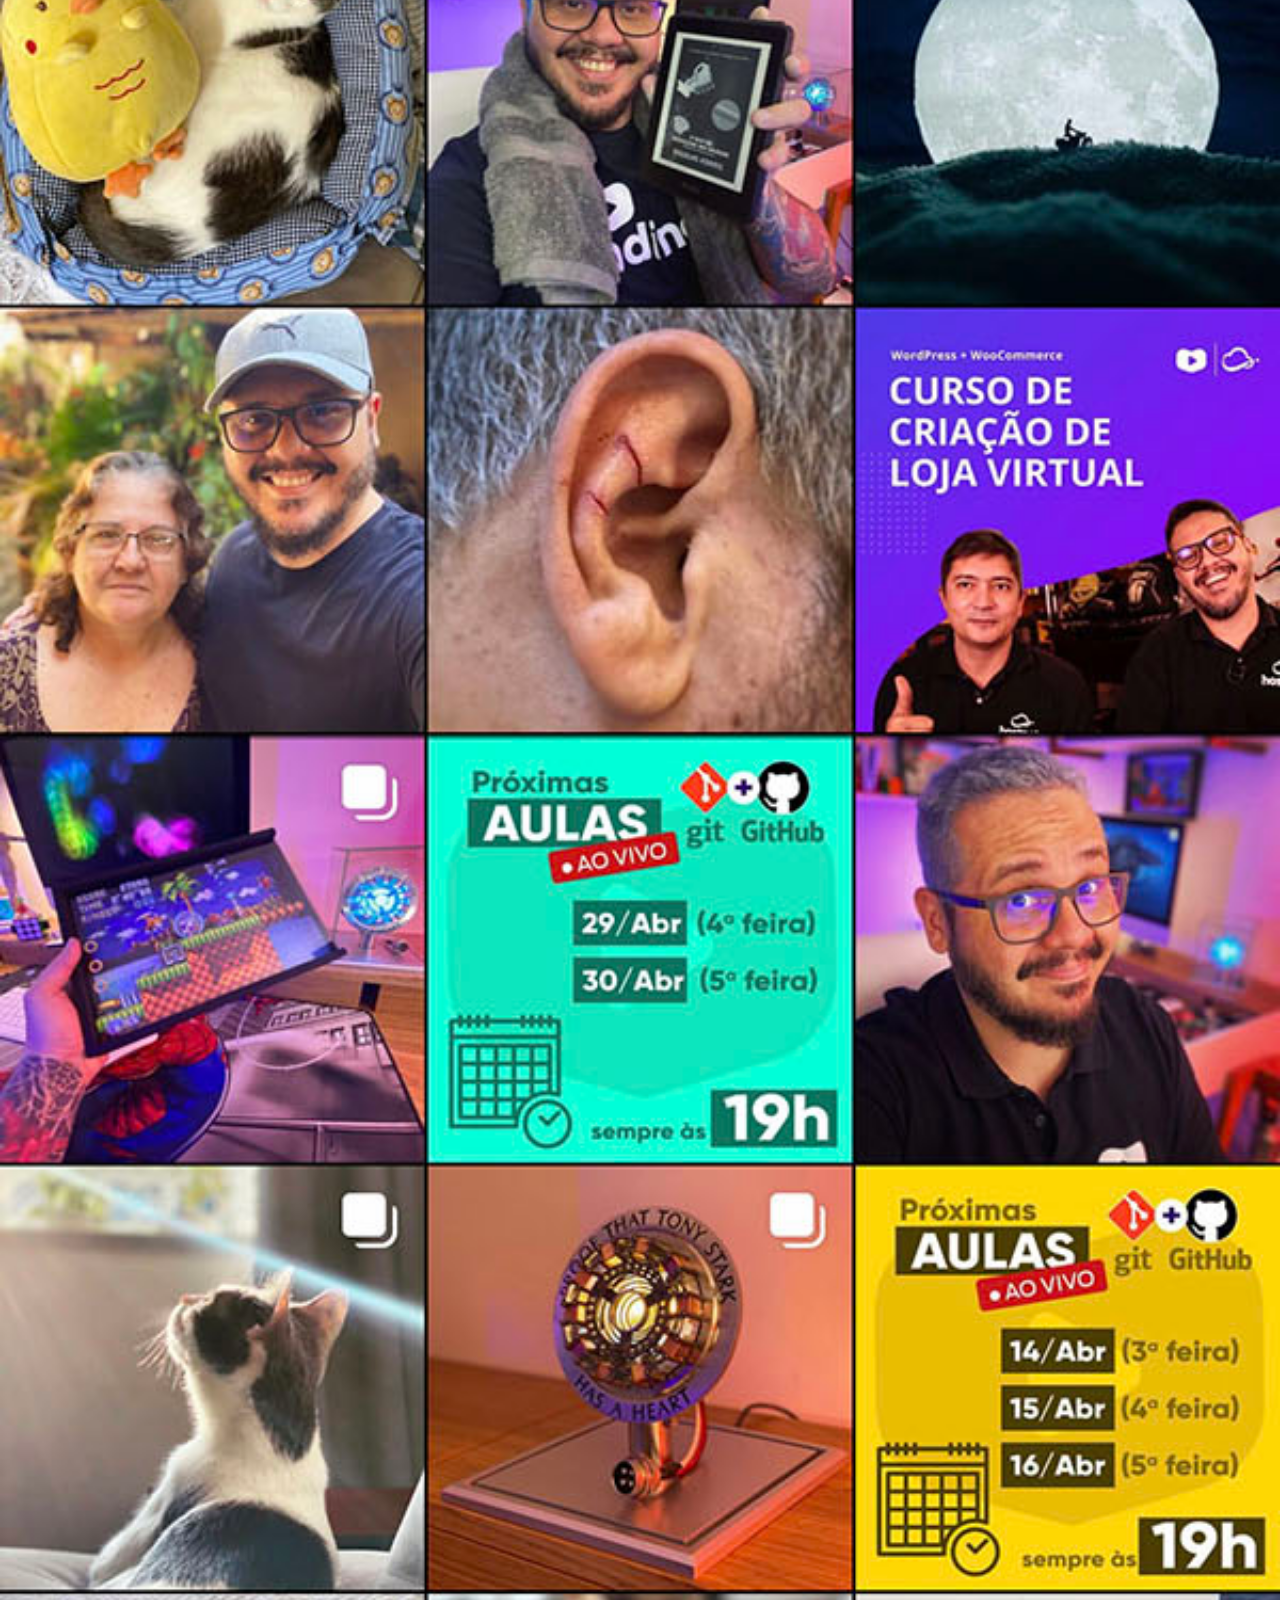
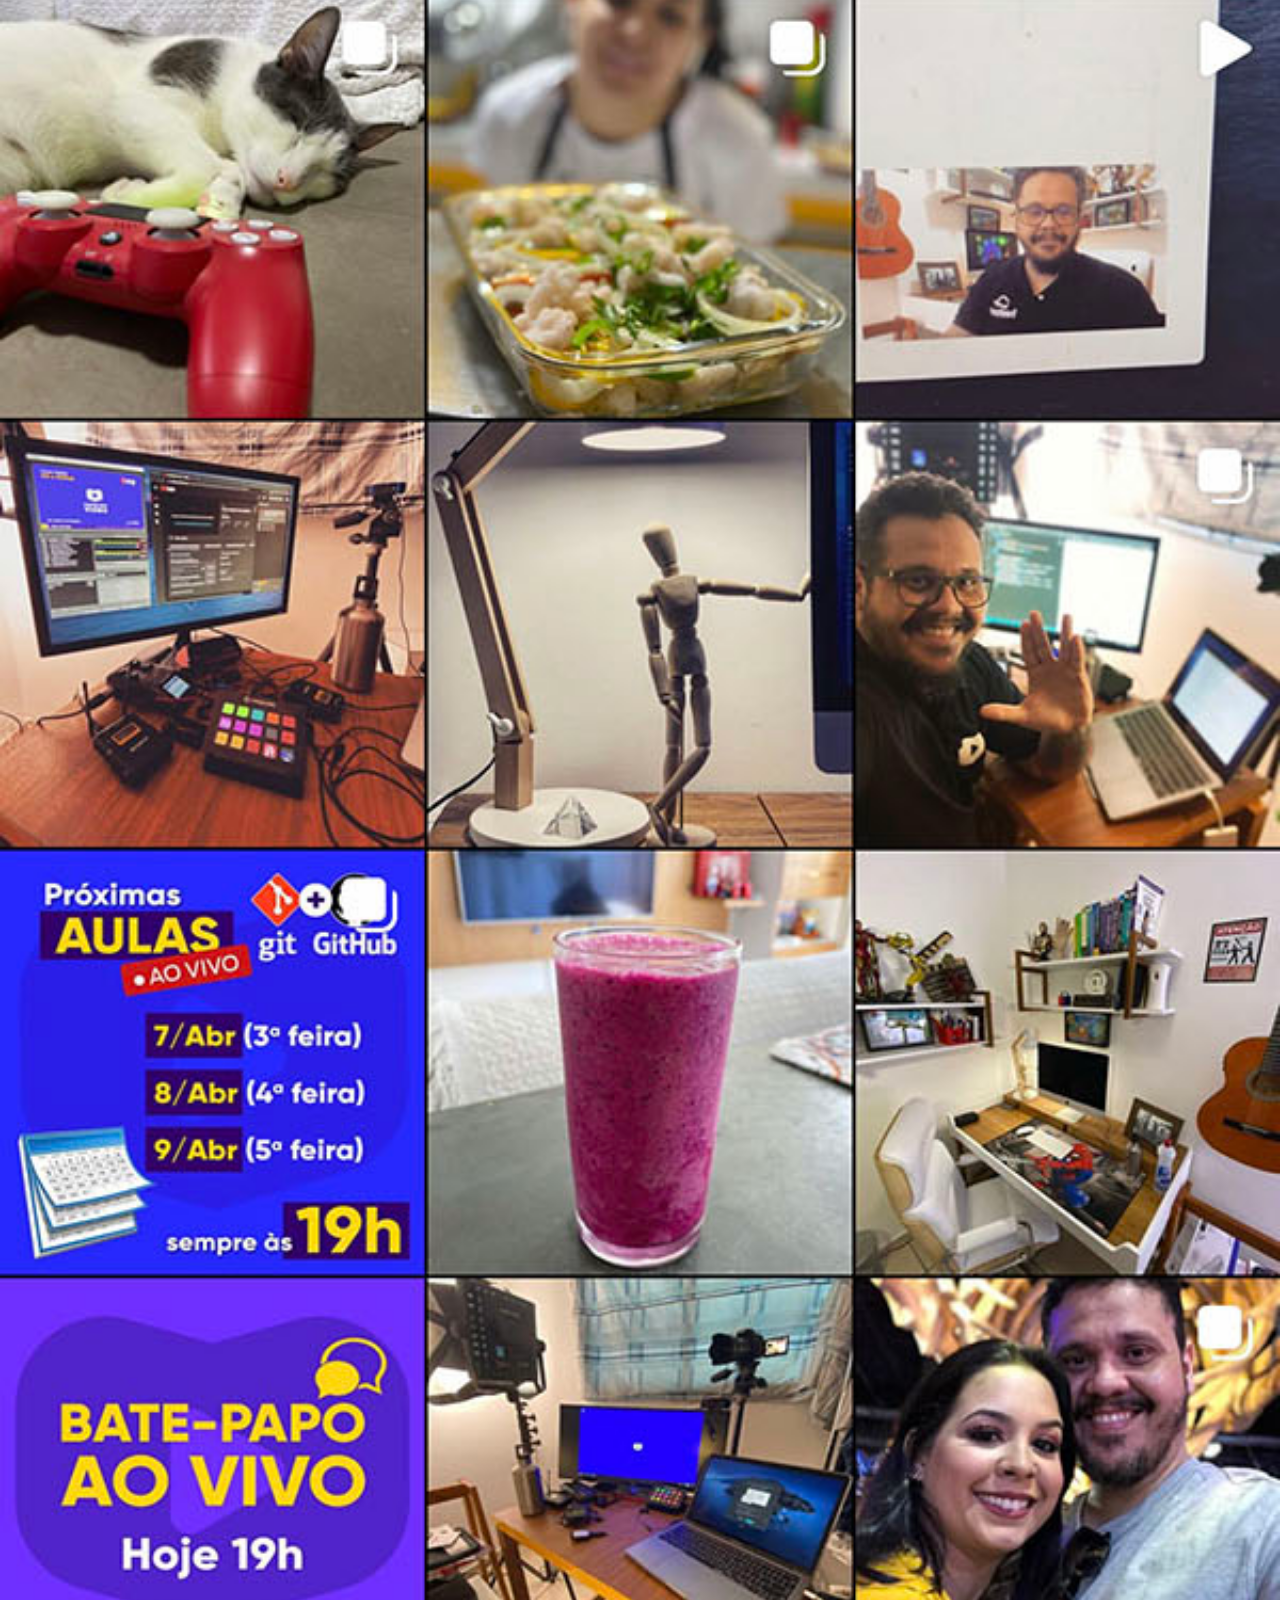
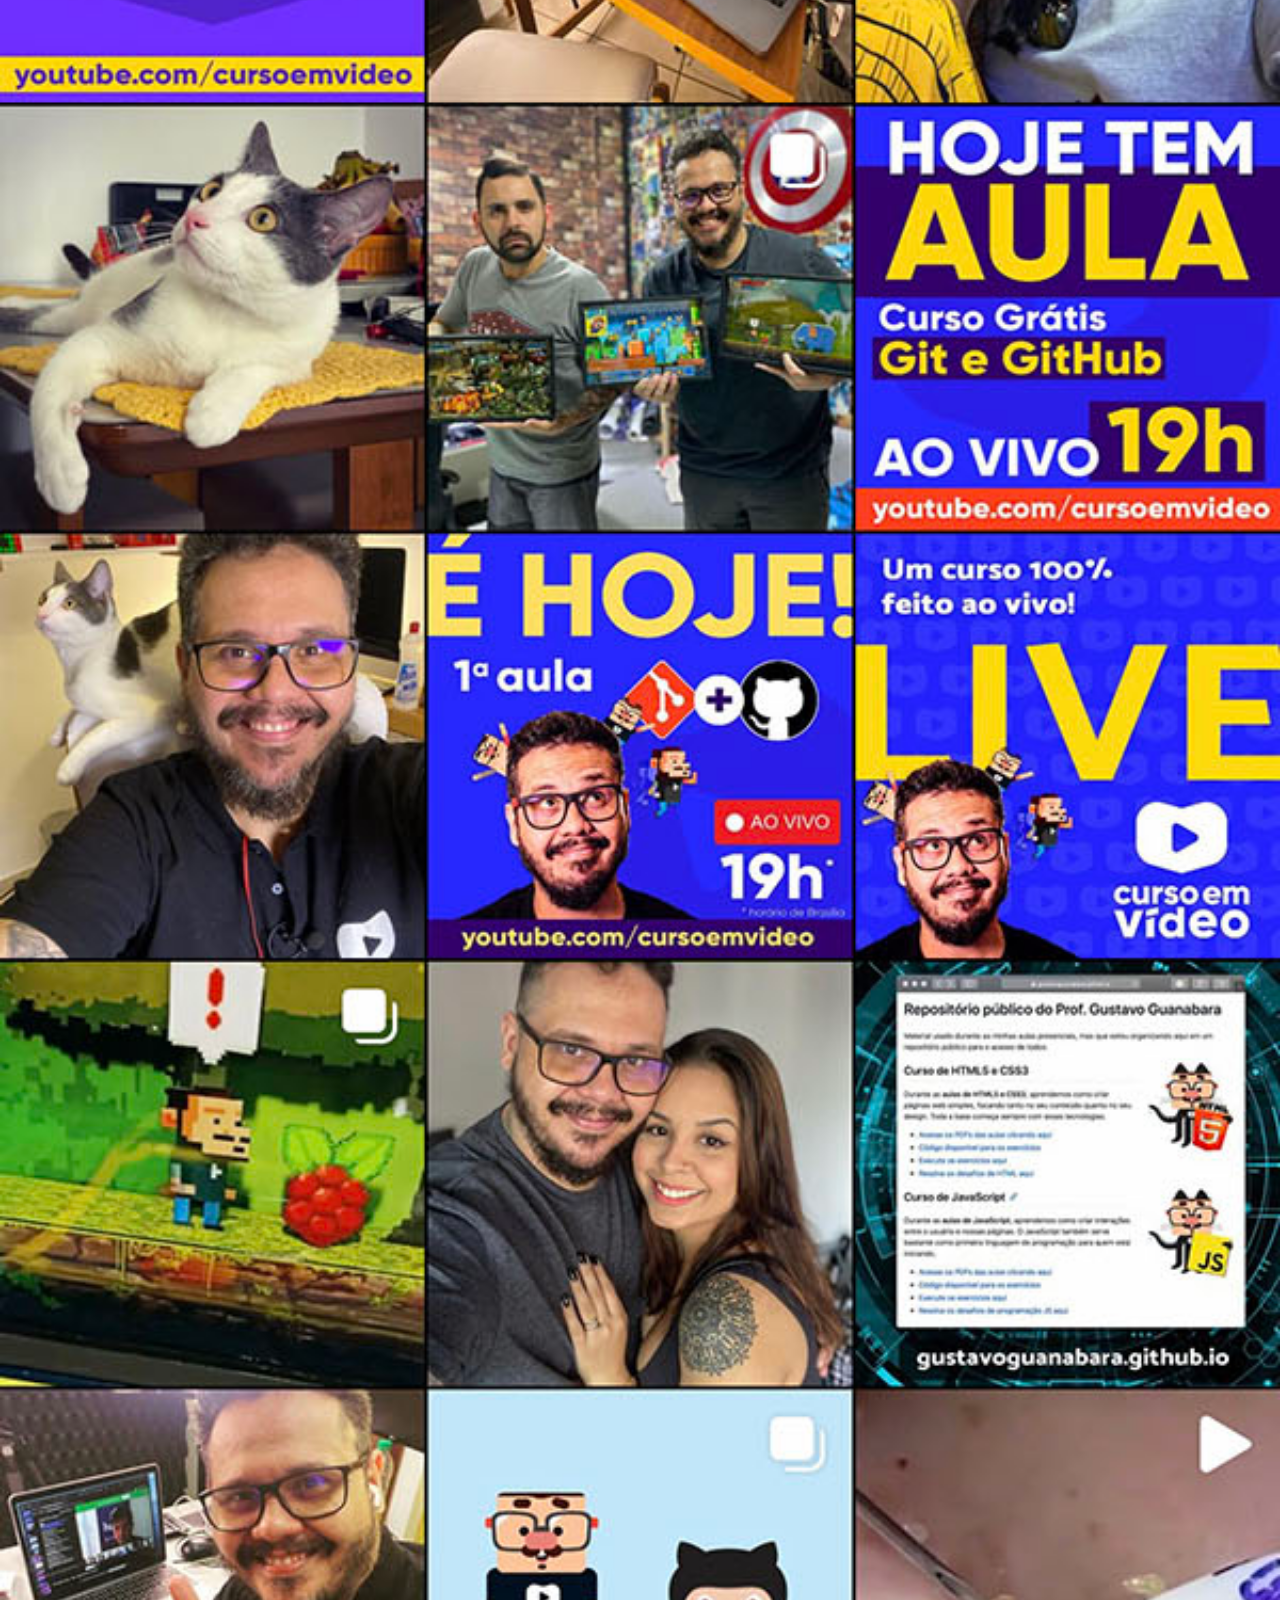
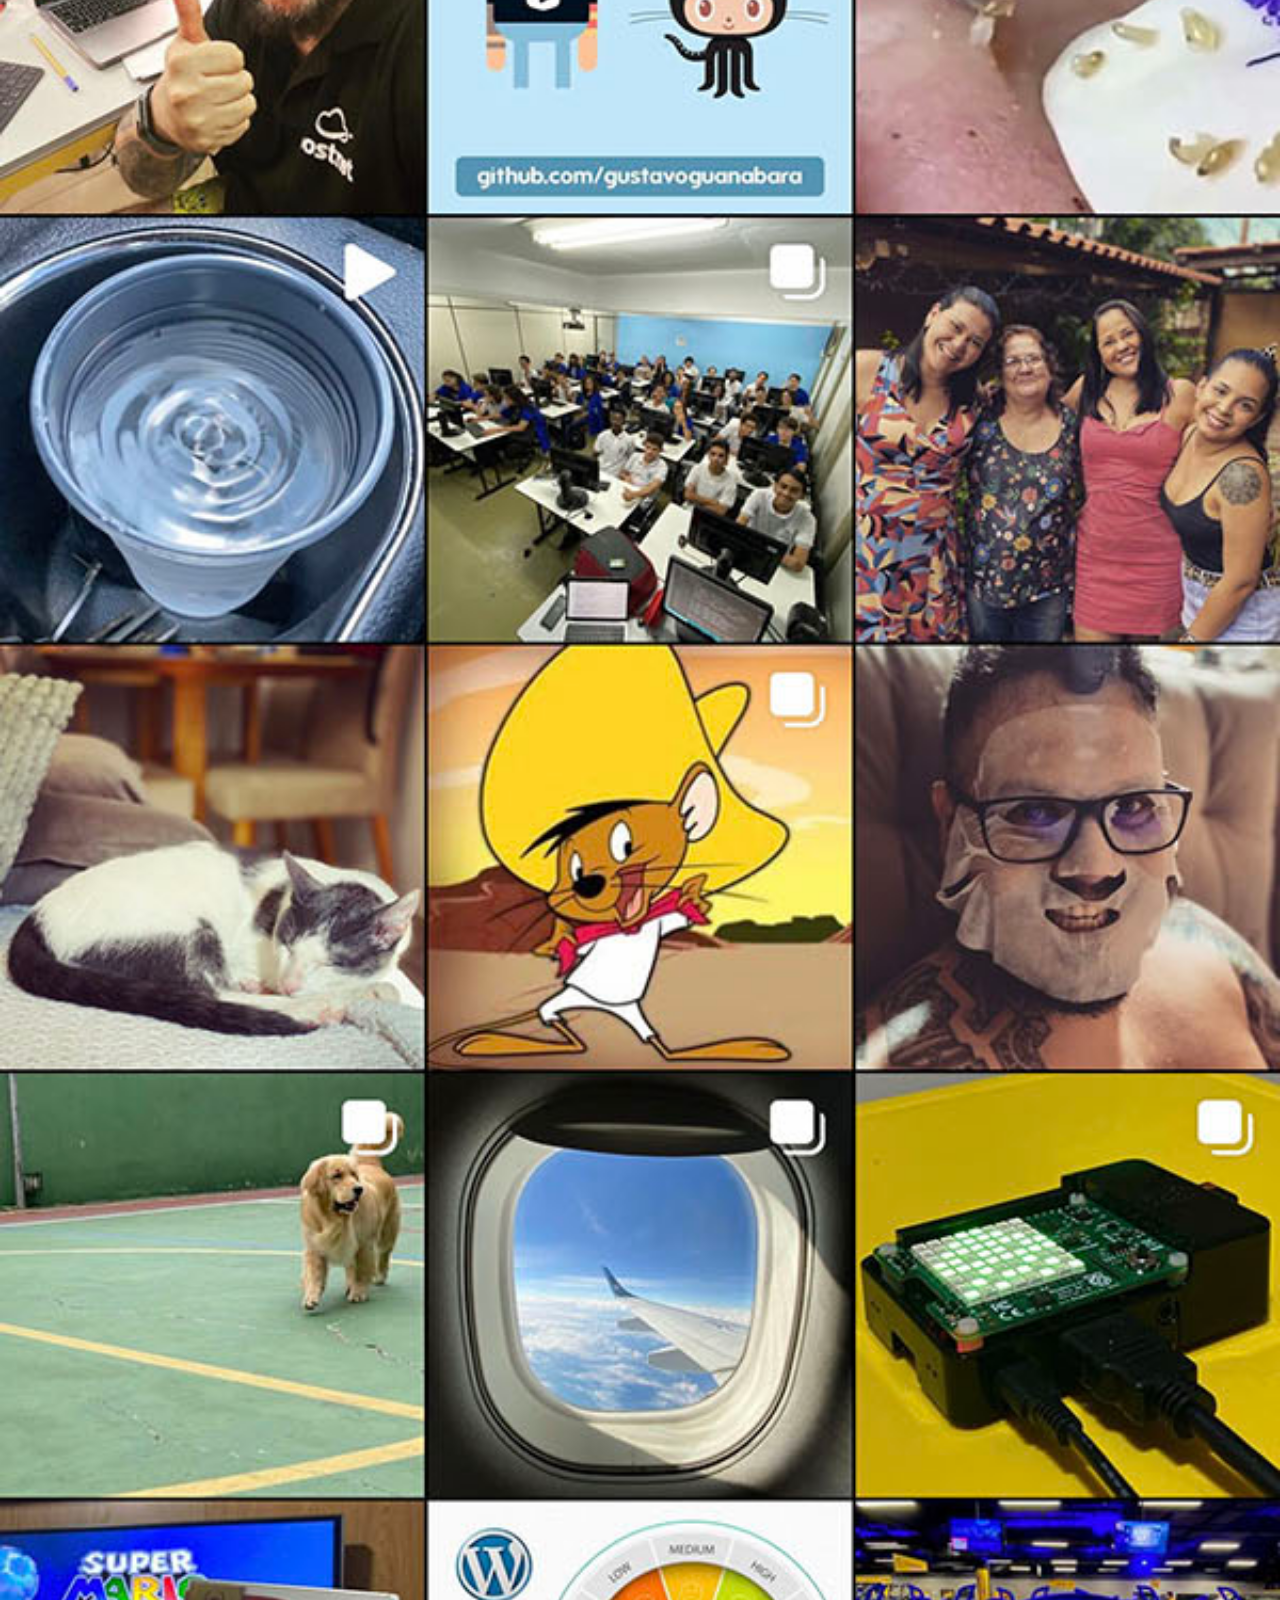
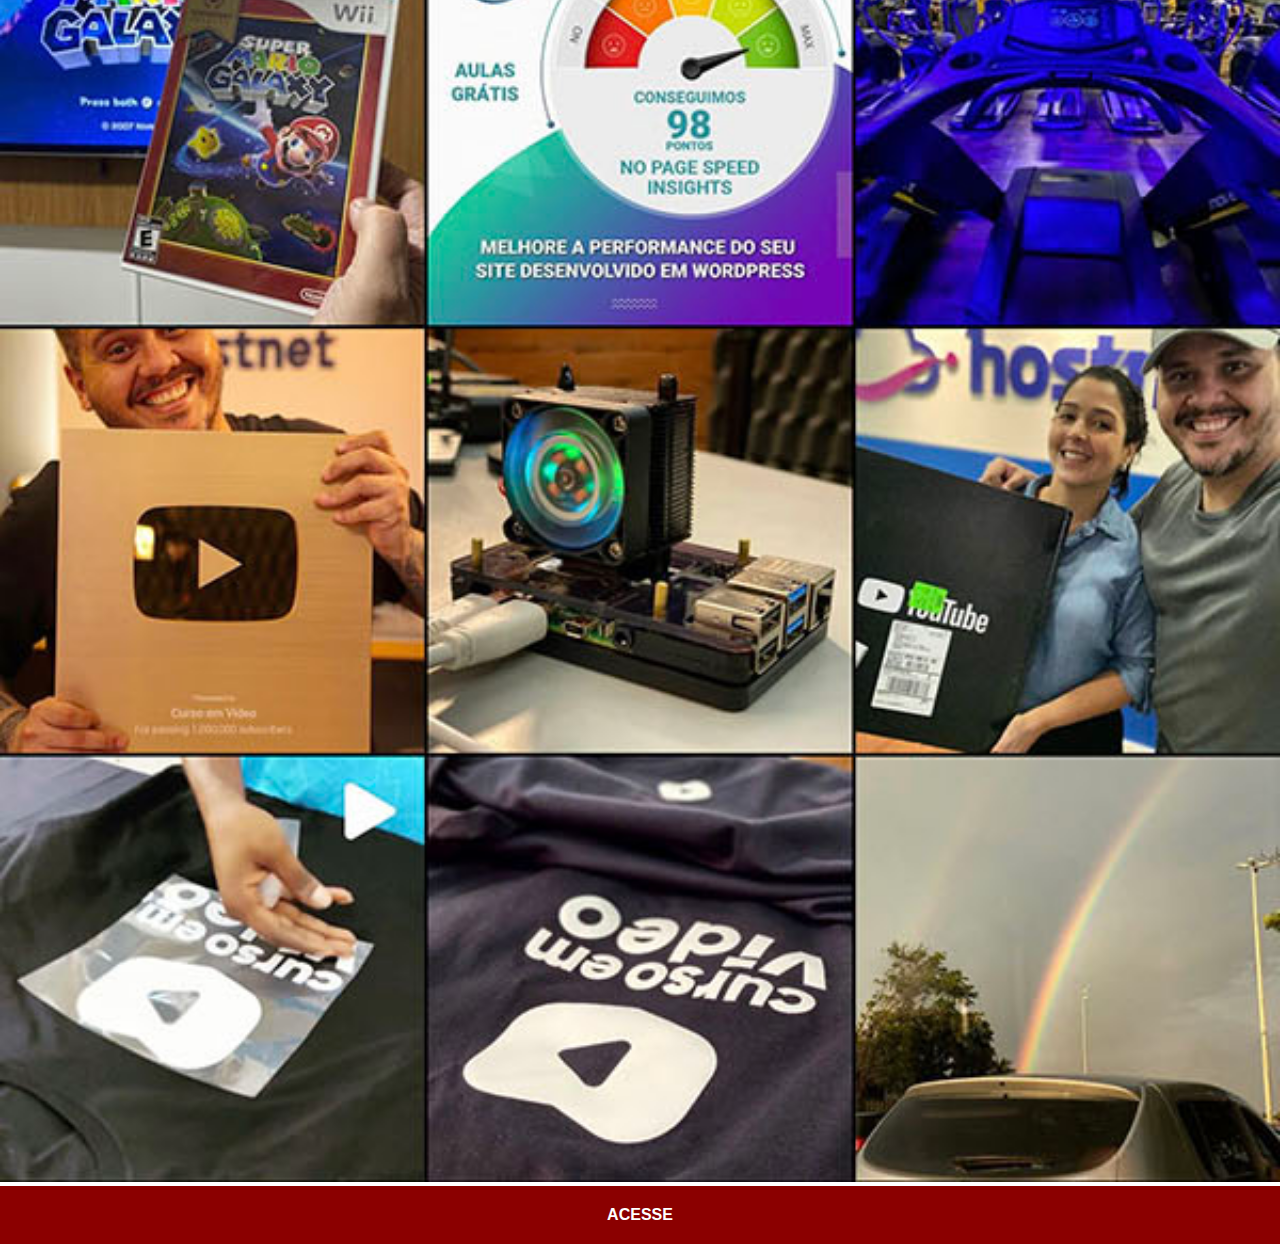
<file: instagram.html>
<!DOCTYPE html>
<html lang="pt-br">
<head>
    <meta charset="UTF-8">
    <meta http-equiv="X-UA-Compatible" content="IE=edge">
    <meta name="viewport" content="width=device-width, initial-scale=1.0">
    <title>Instagram</title>
    <link rel="stylesheet" href="estilos/social.css">
</head>
<body>
    <img src="imagens/tela-instagram.jpg" alt="instagram">
    <a href="https://www.instagram.com/gustavoguanabara/" target="_blank">ACESSE</a>
</body>
</html>
</file>
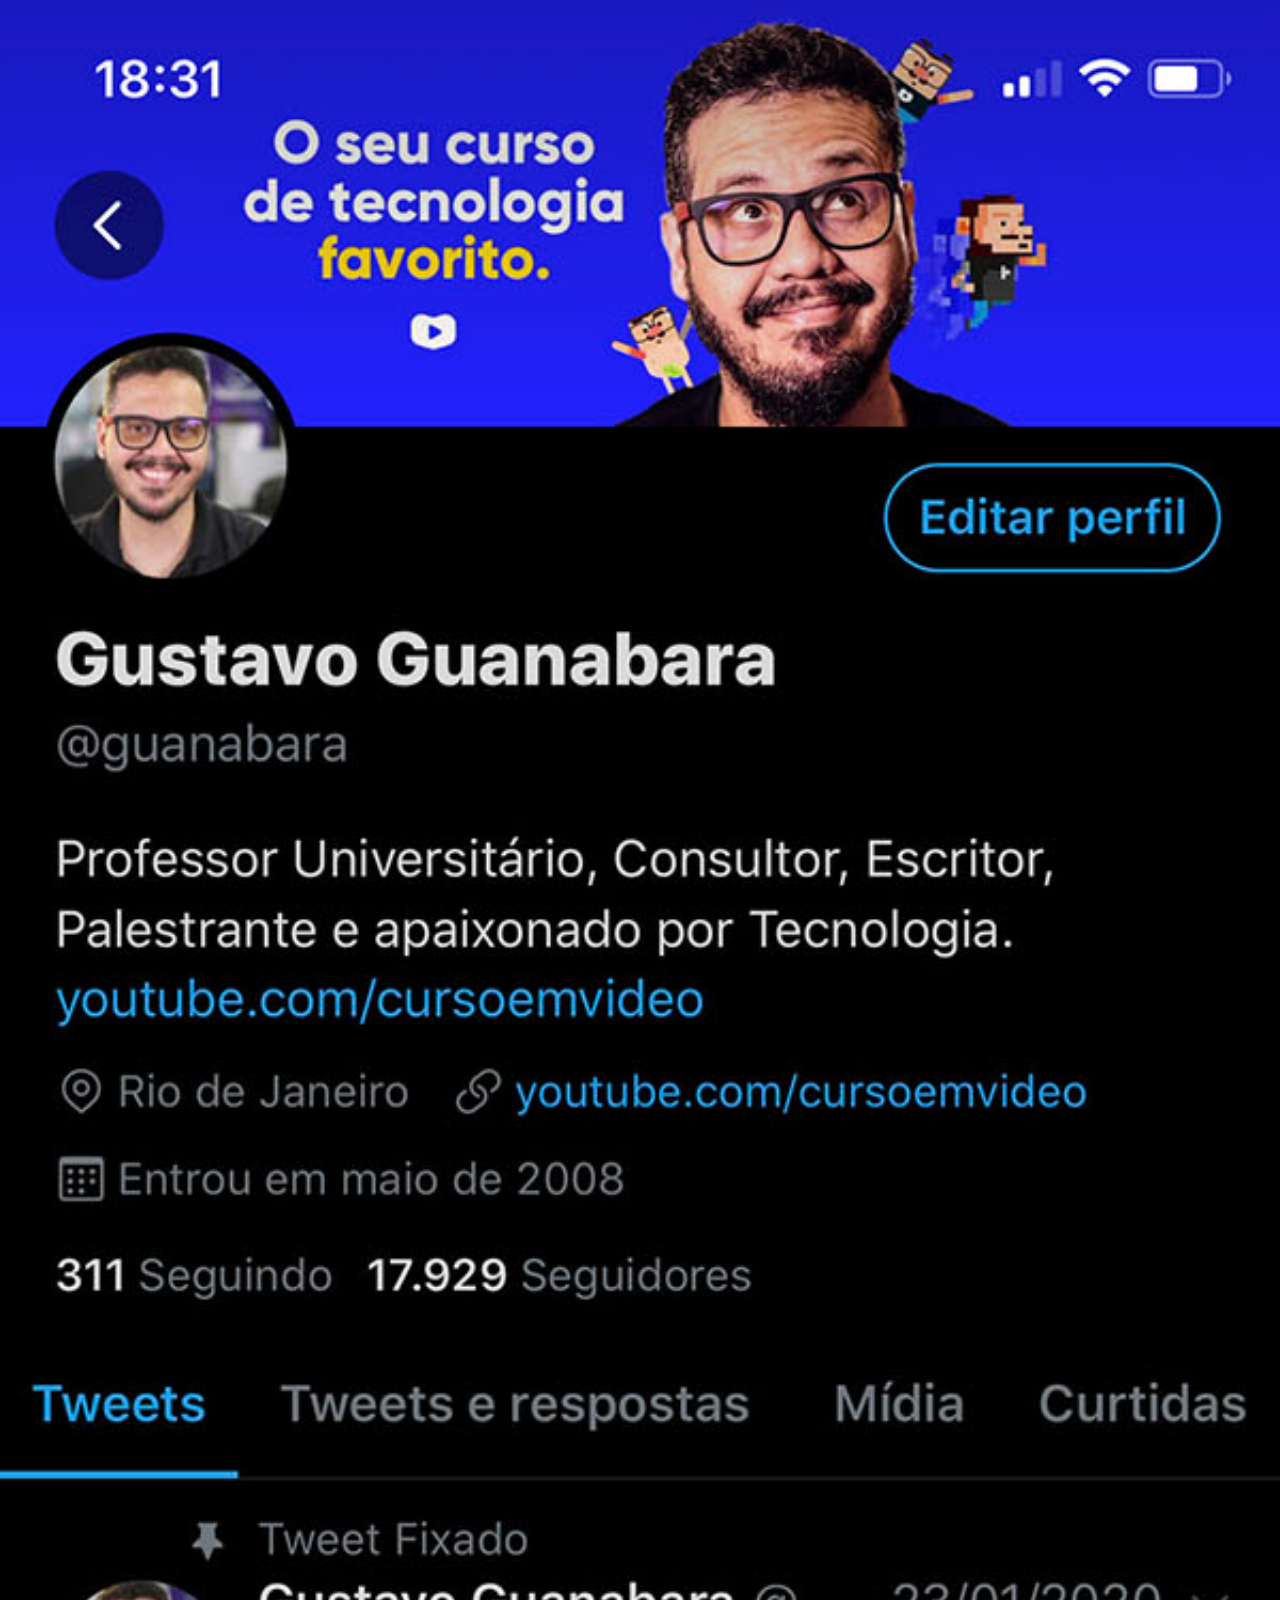
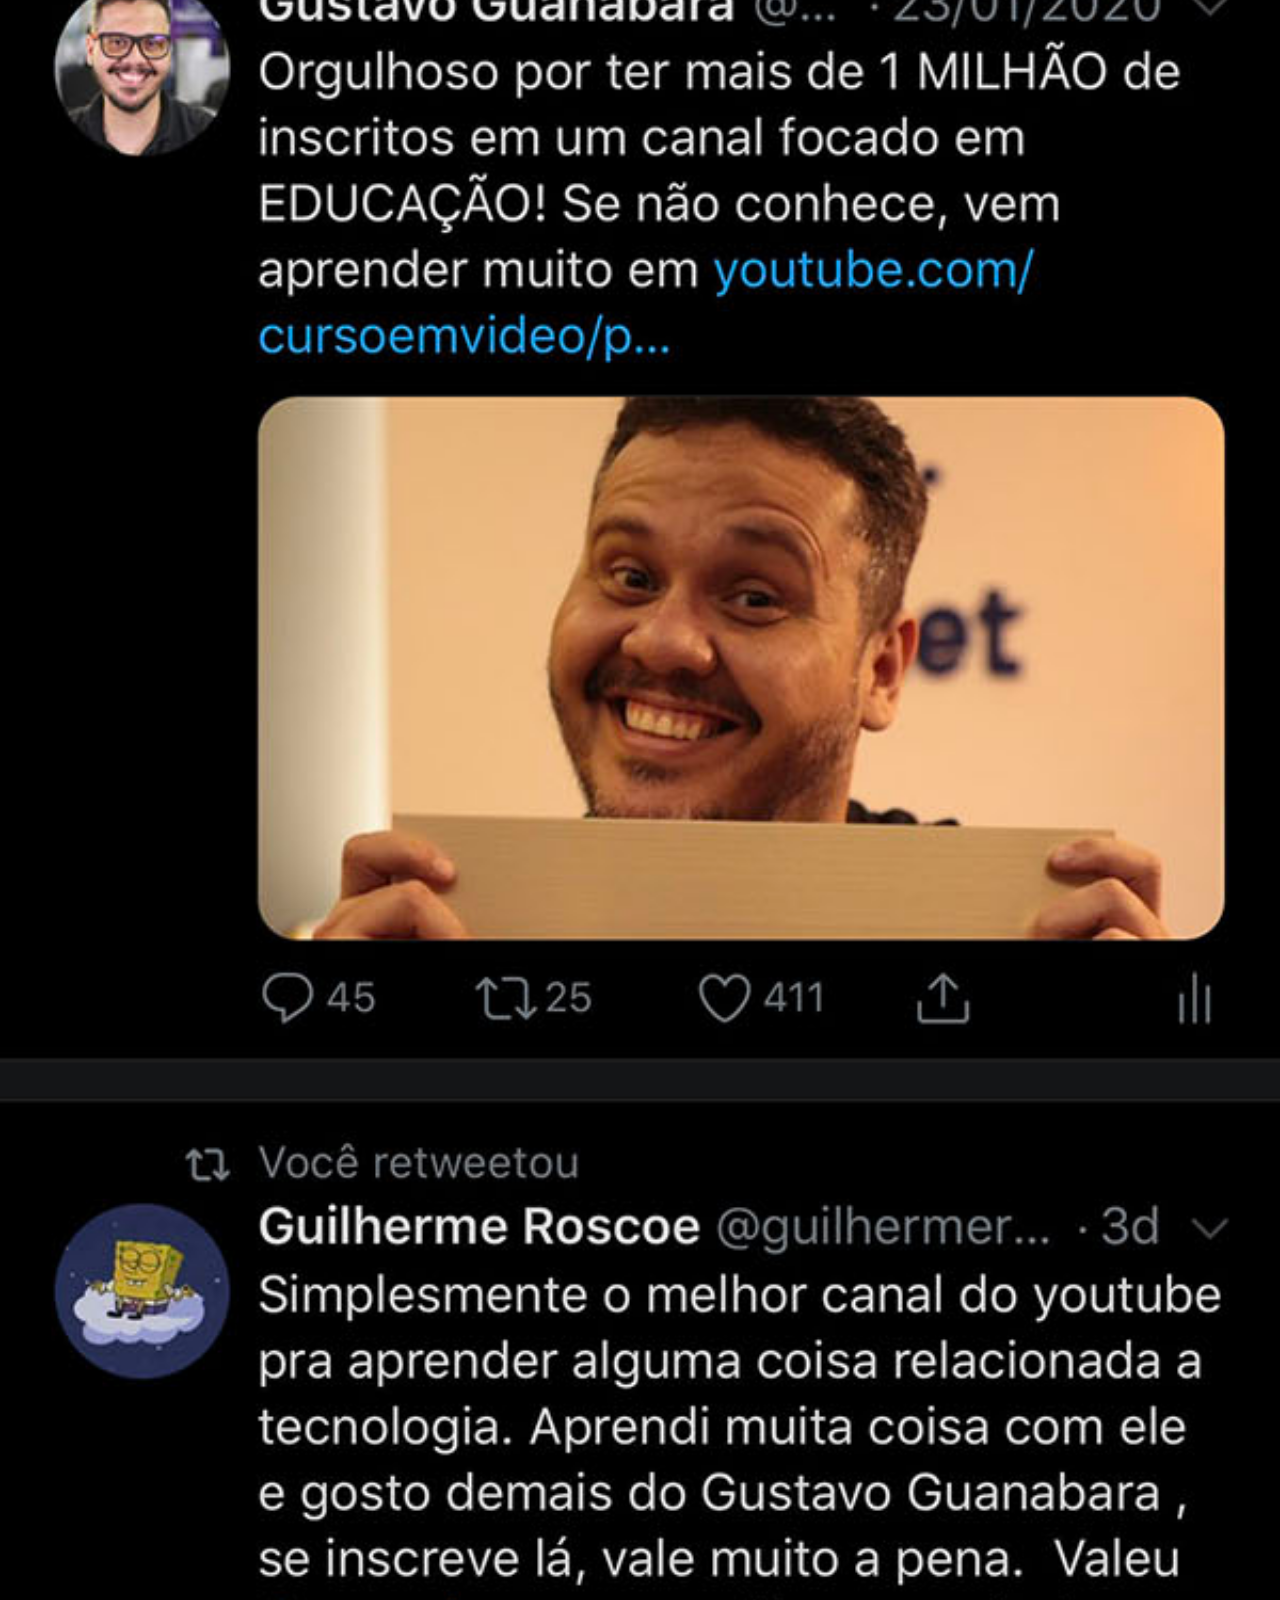
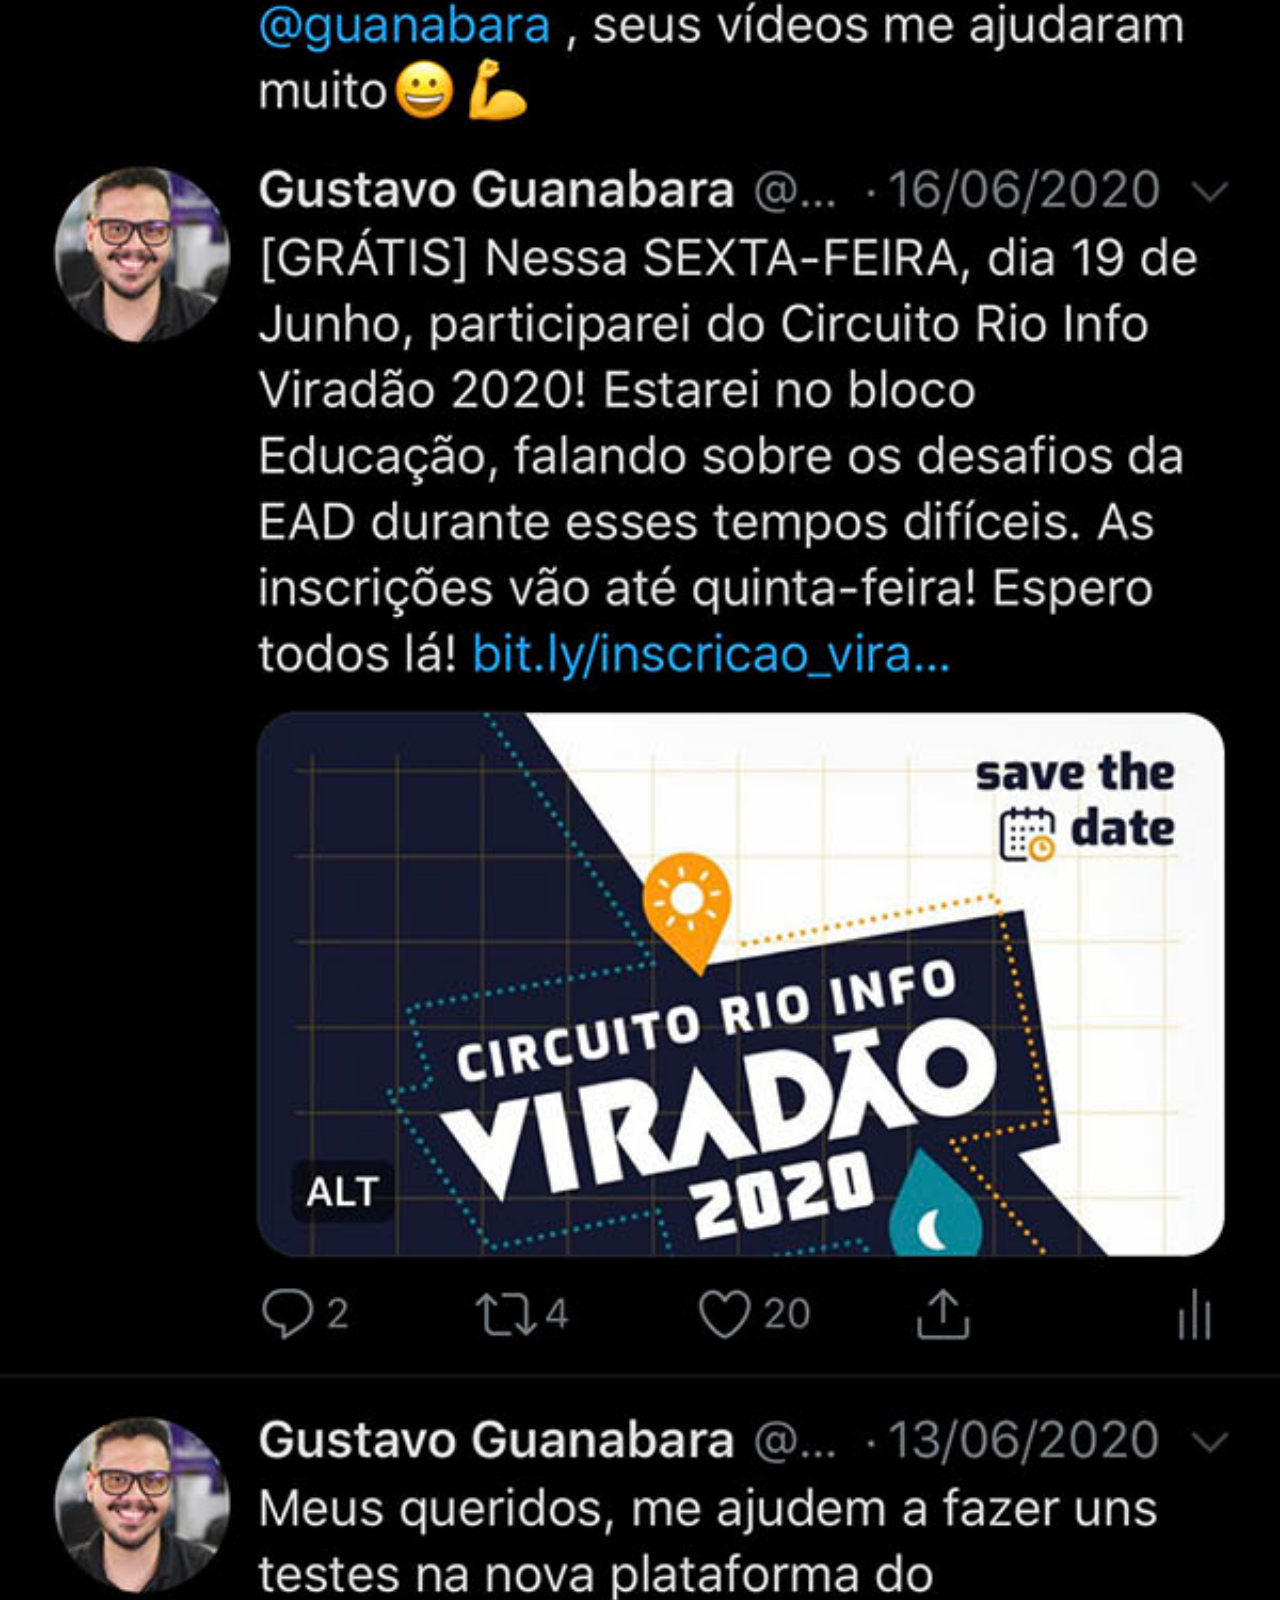
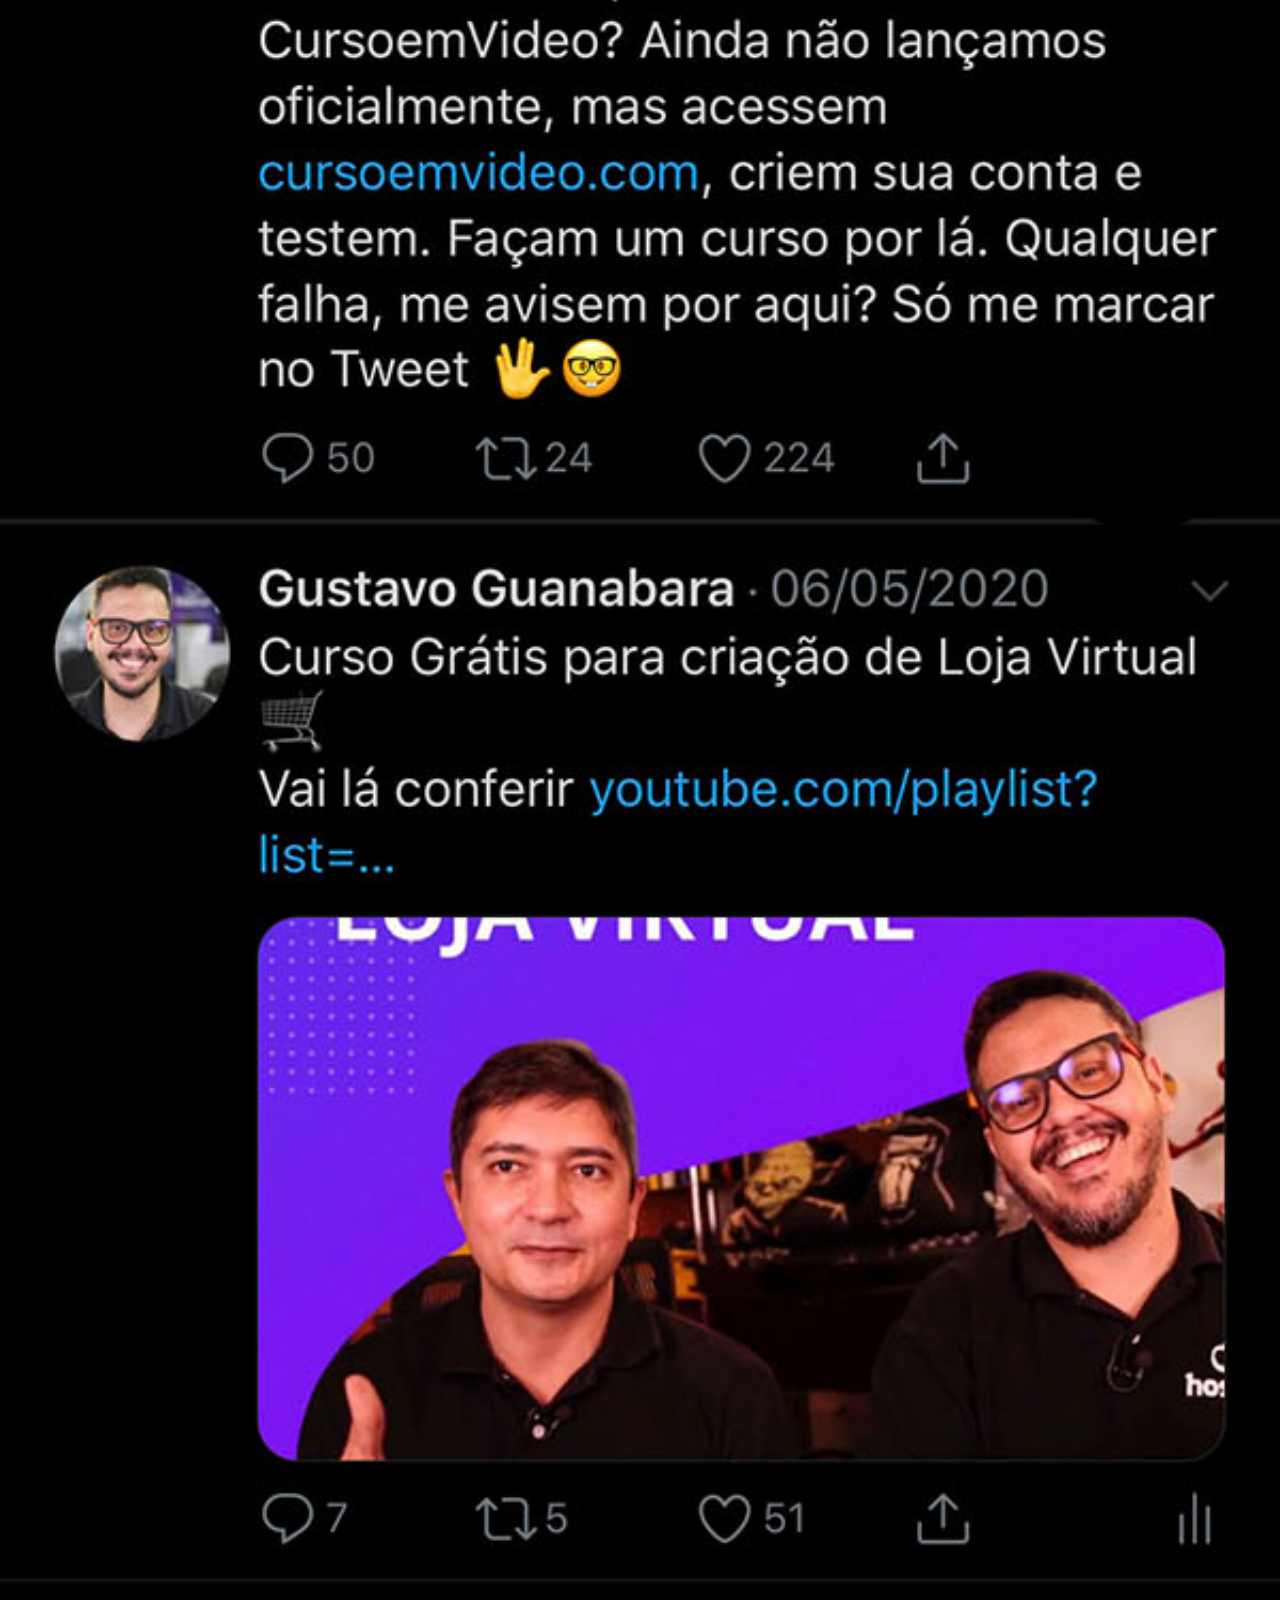
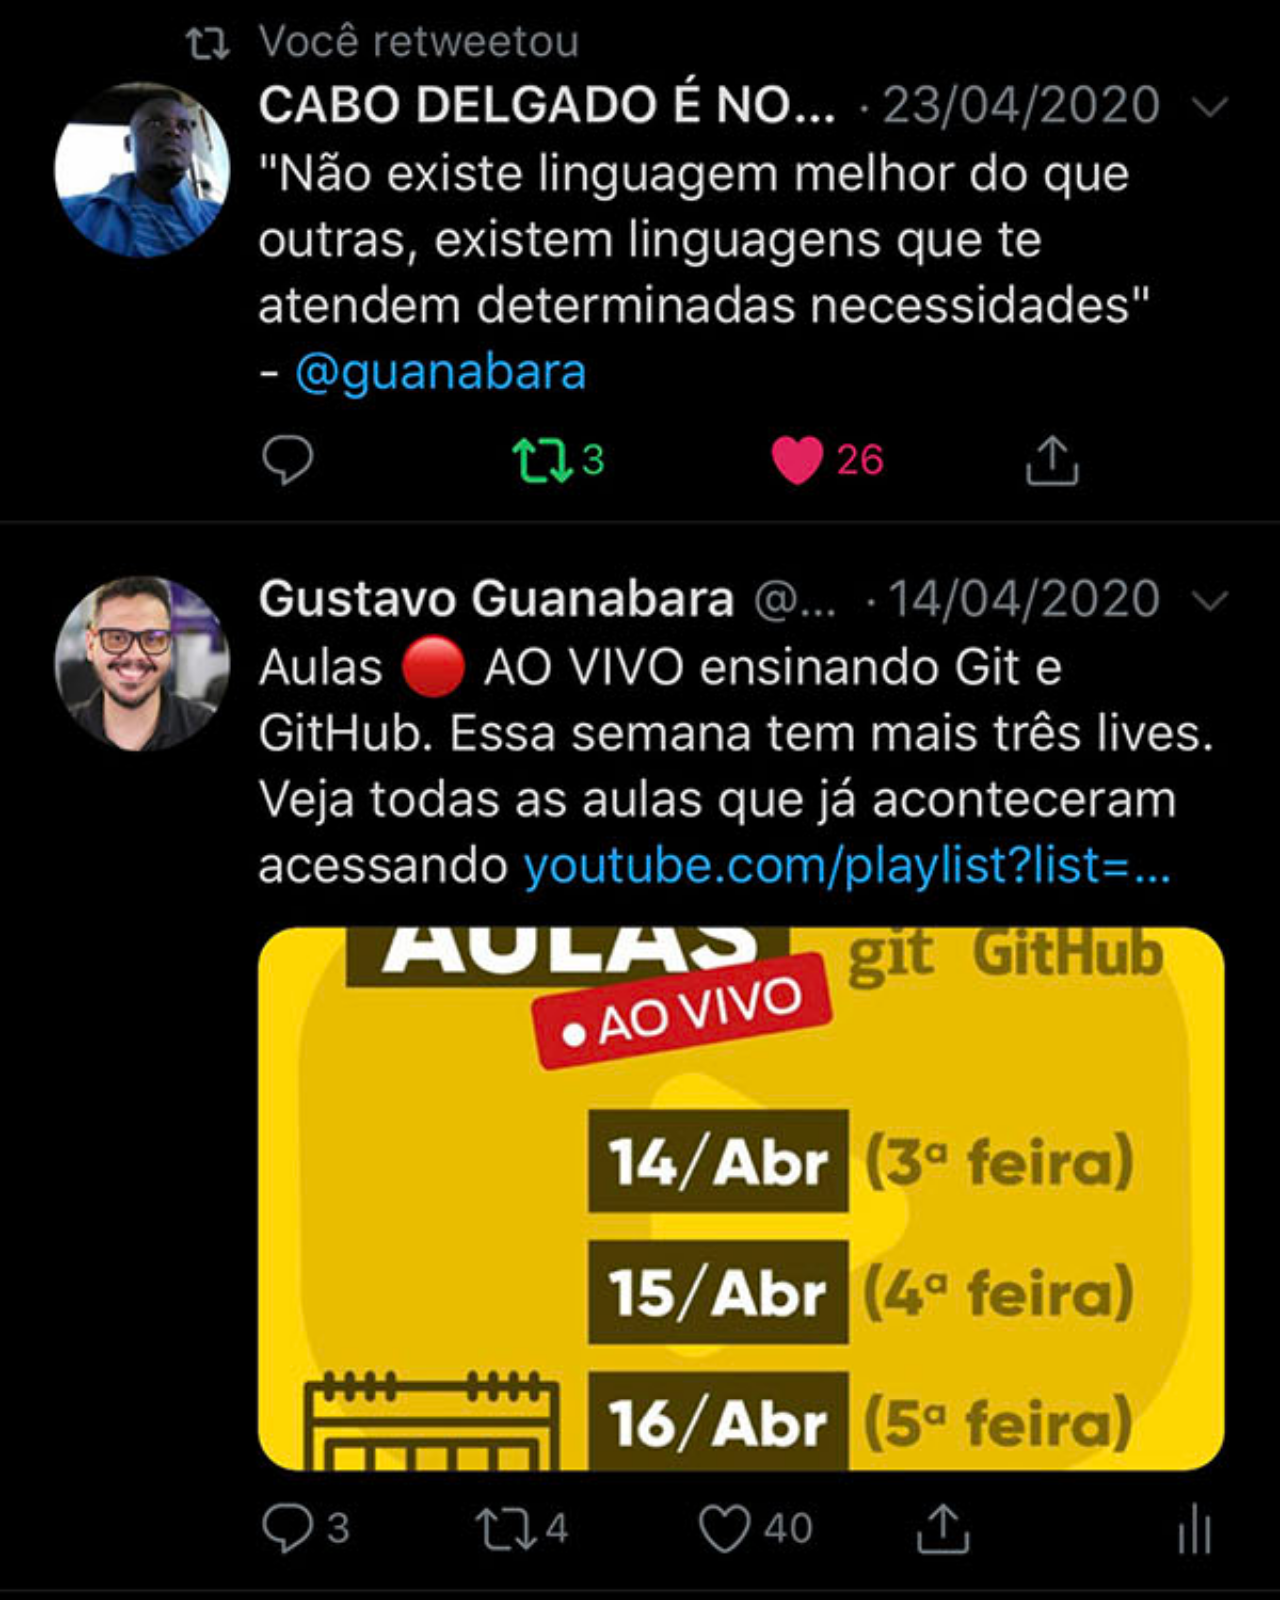
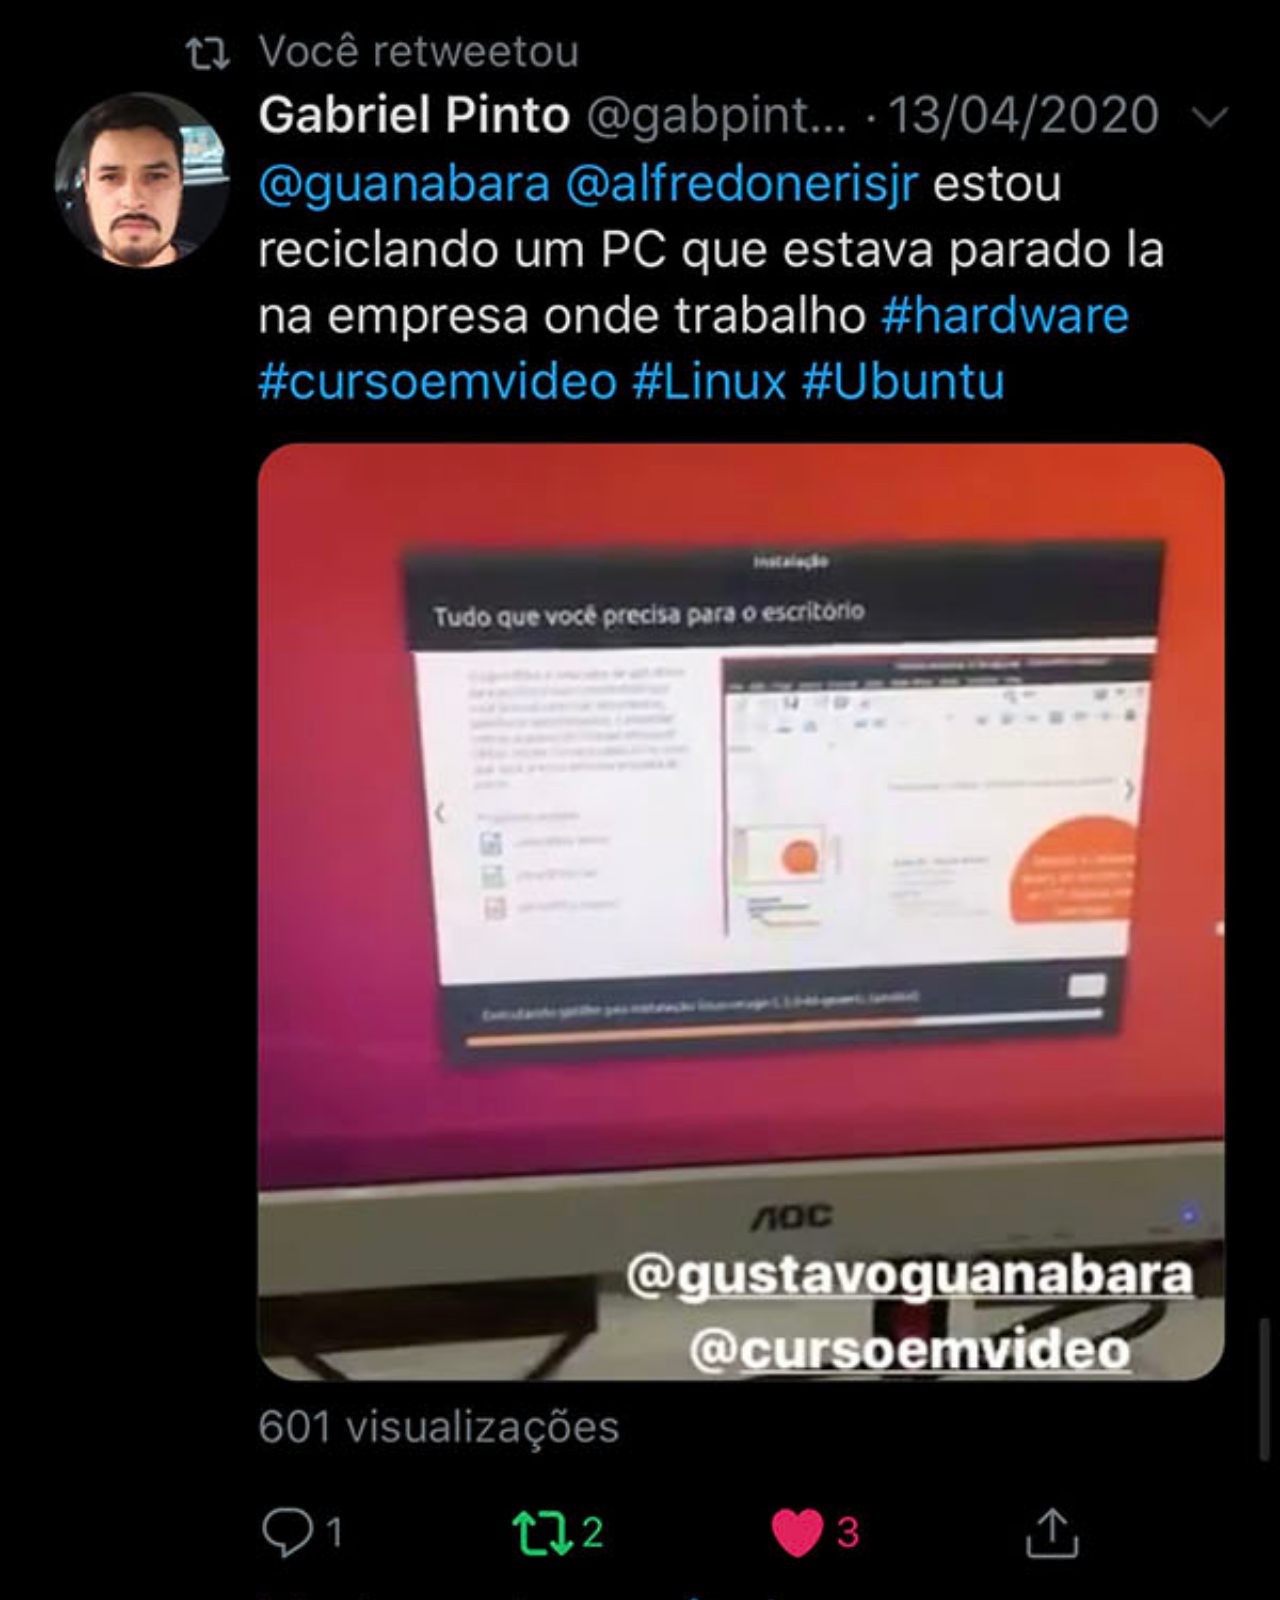
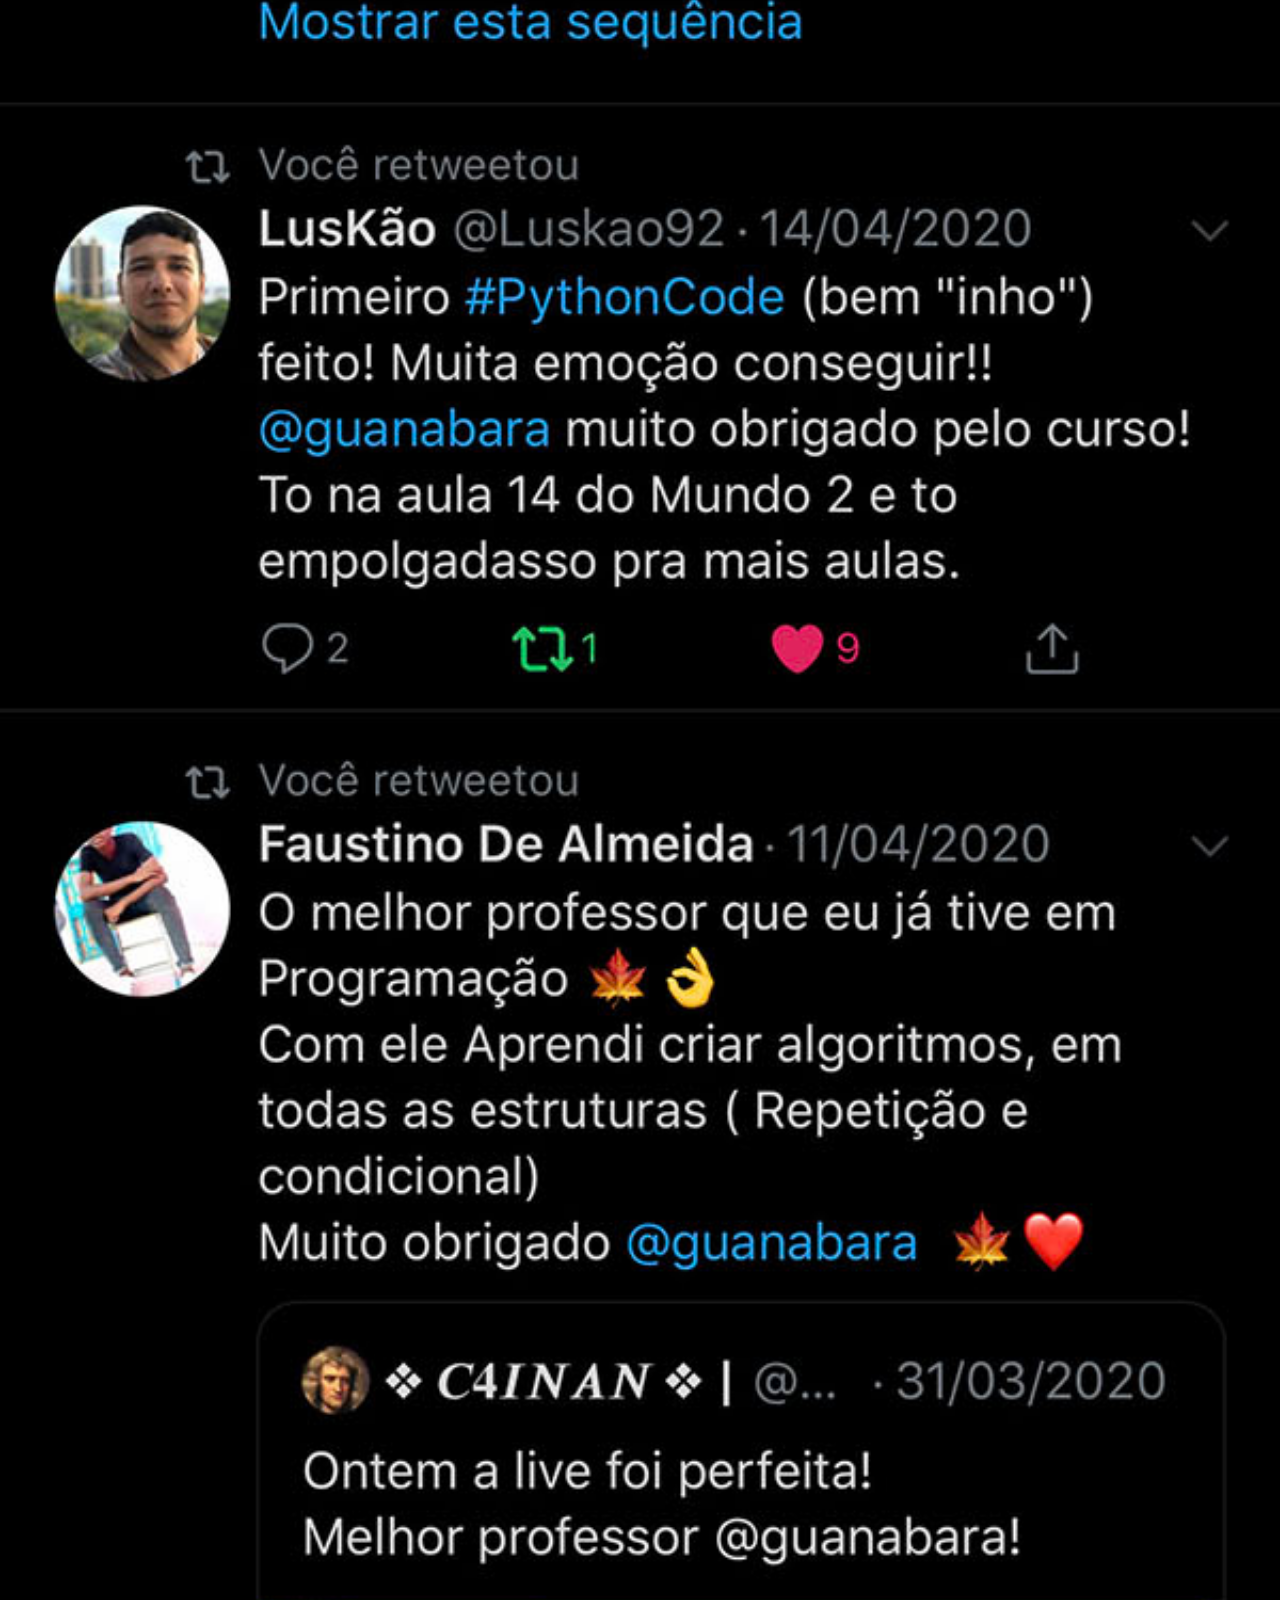
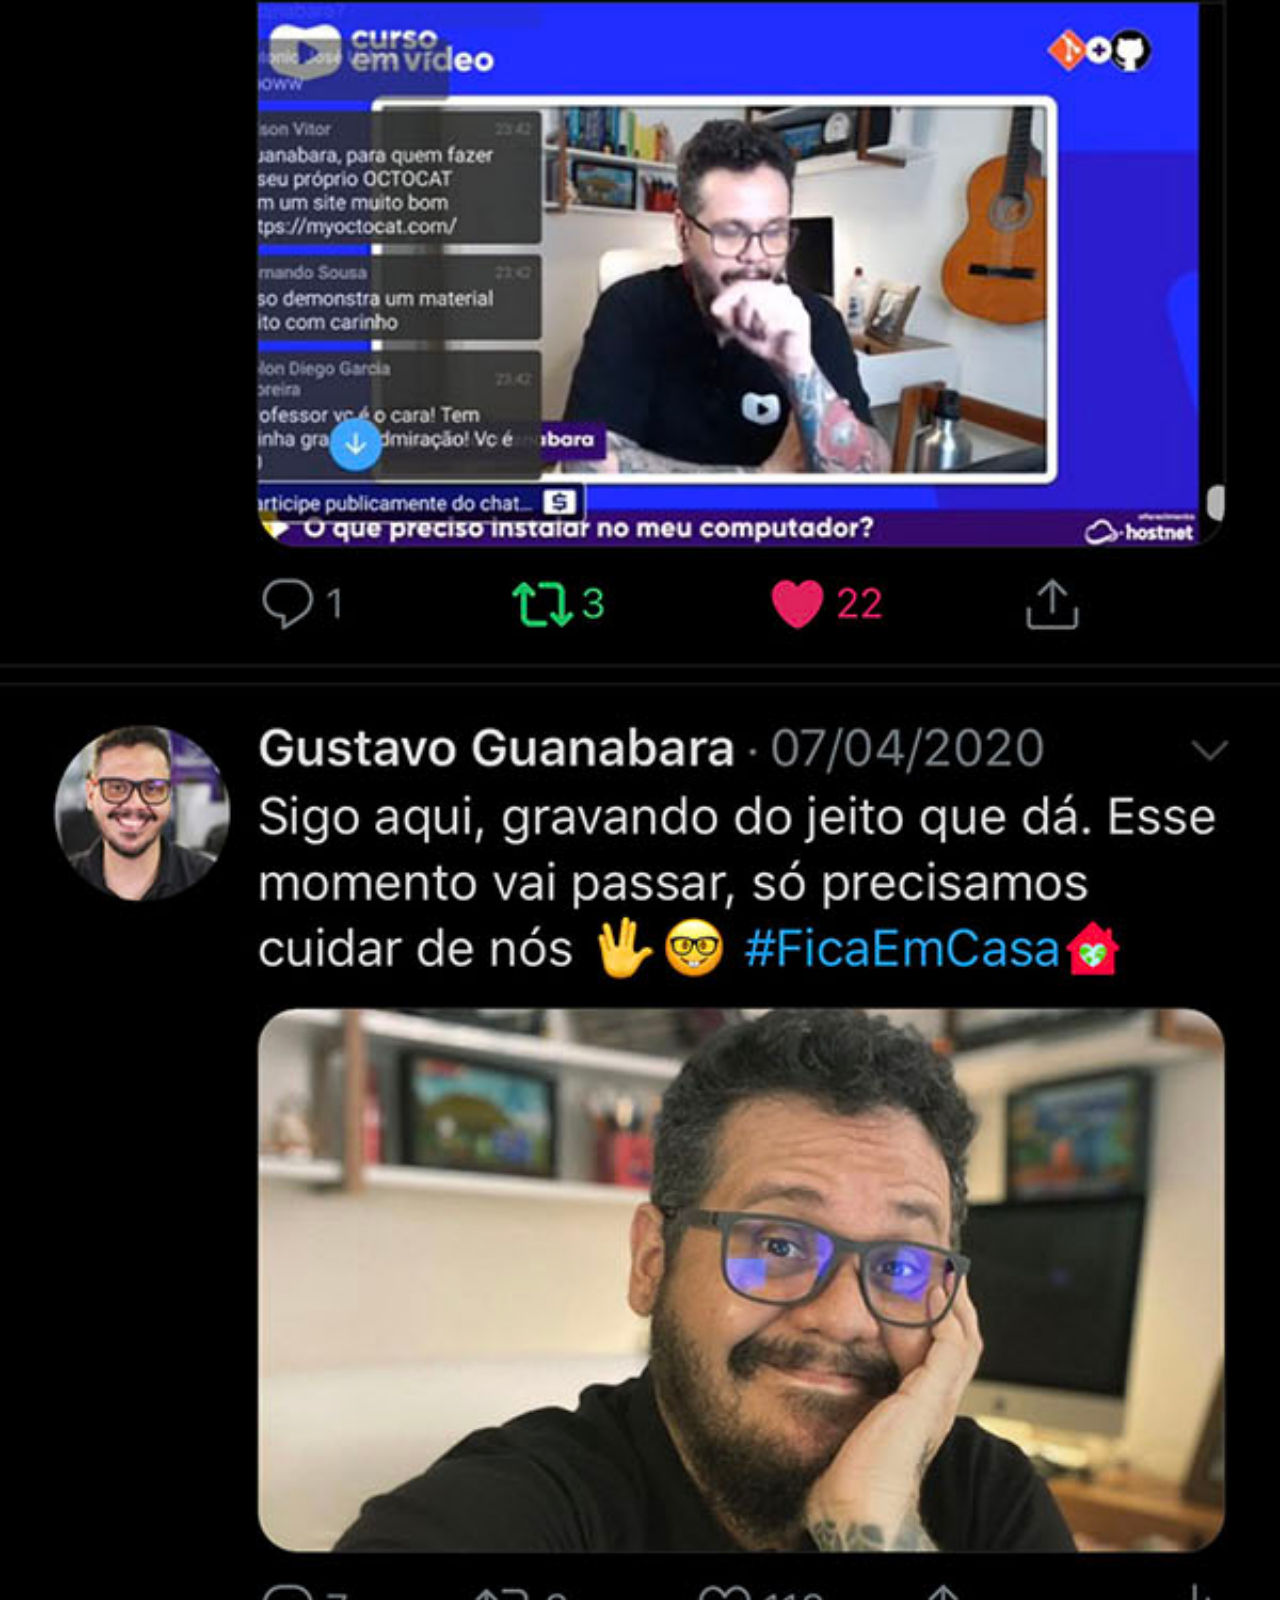
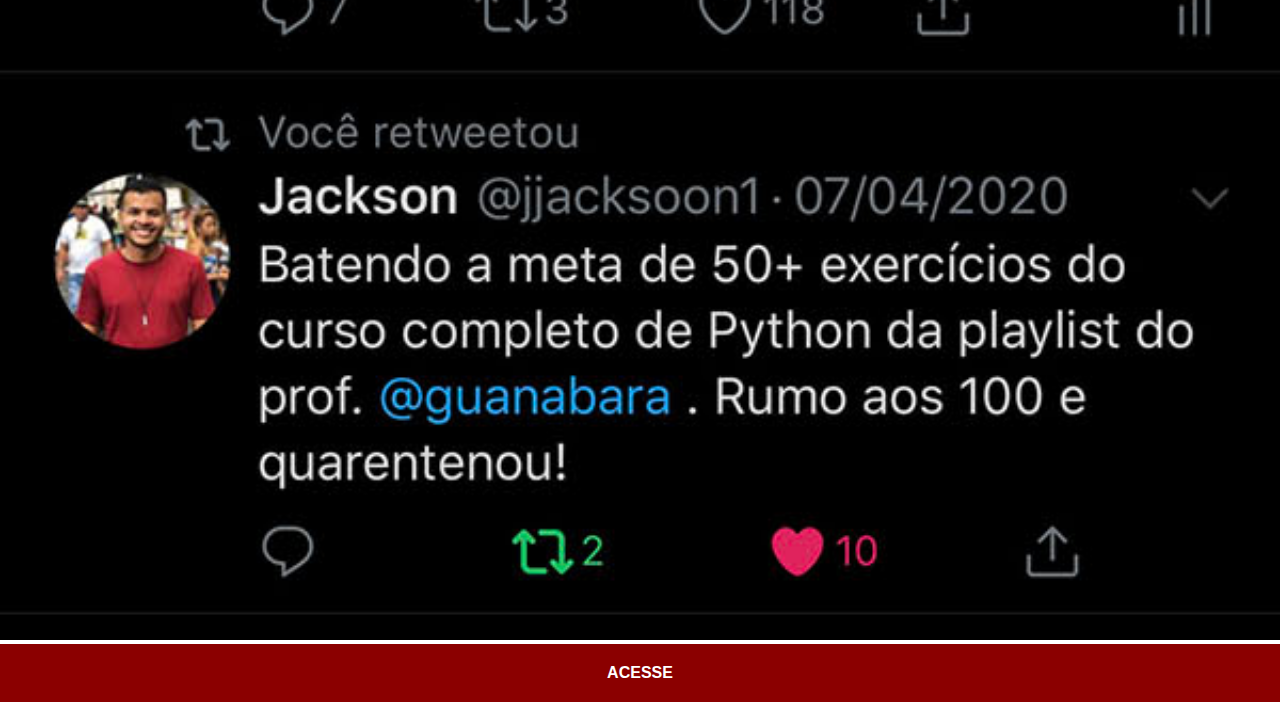
<file: twitter.html>
<!DOCTYPE html>
<html lang="pt-br">
<head>
    <meta charset="UTF-8">
    <meta http-equiv="X-UA-Compatible" content="IE=edge">
    <meta name="viewport" content="width=device-width, initial-scale=1.0">
    <title>Twitter</title>
    <link rel="stylesheet" href="estilos/social.css">
</head>
<body>
    <img src="imagens/tela-twitter.jpg" alt="twitter">
    <a href="https://twitter.com/guanabara" target="_blank">ACESSE</a>
</body>
</html>
</file>
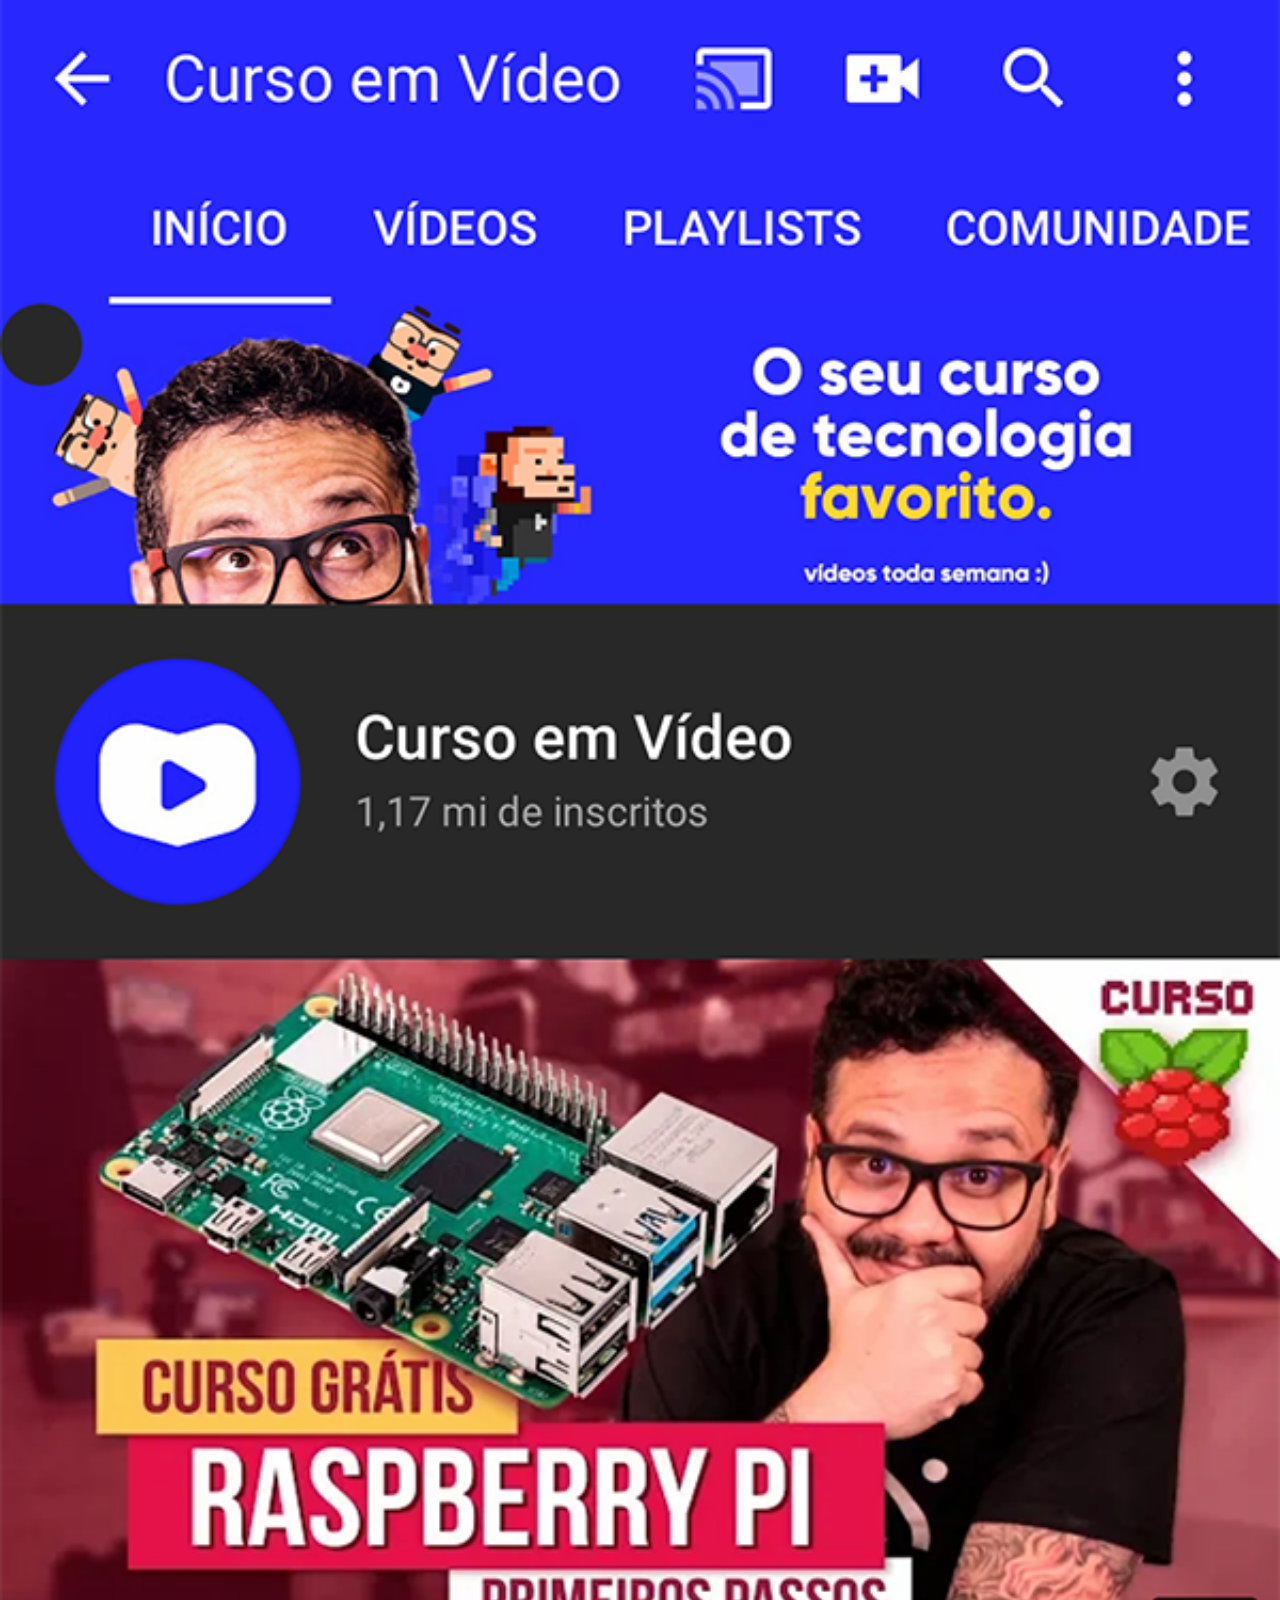
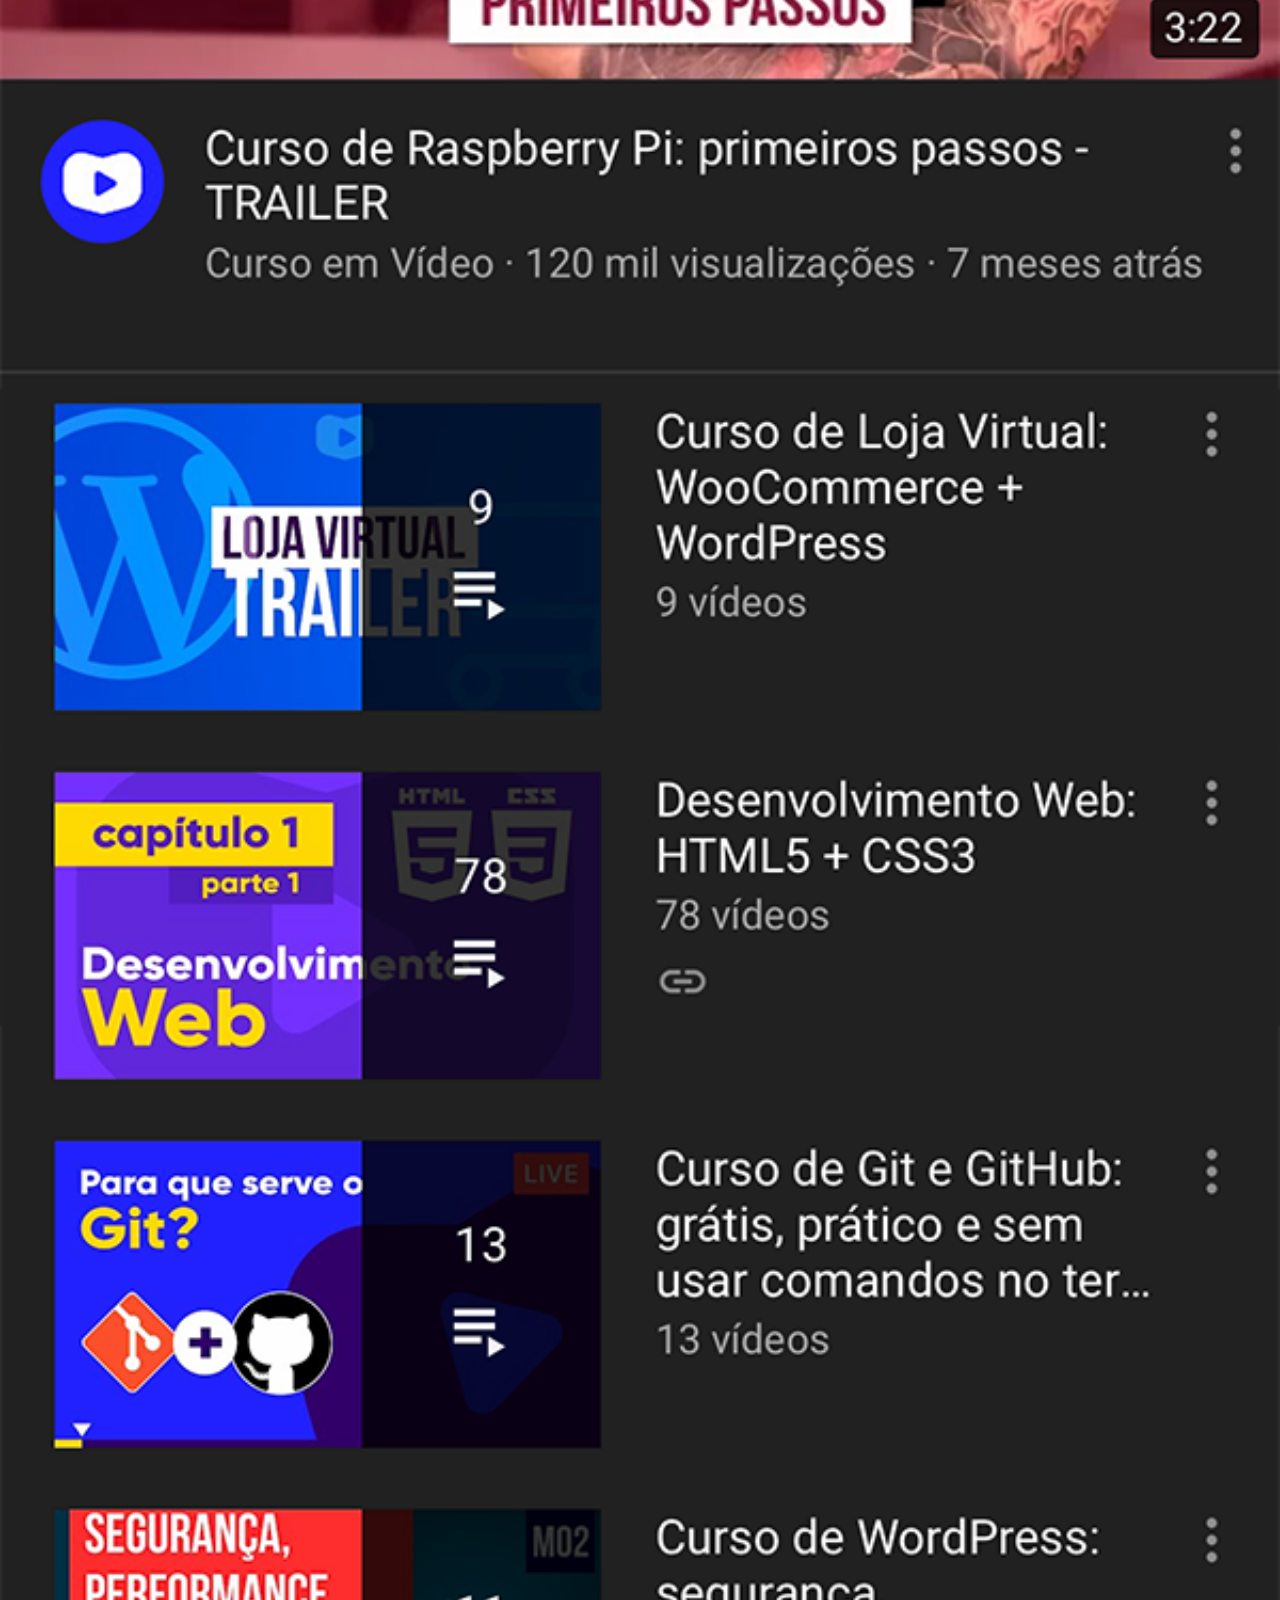
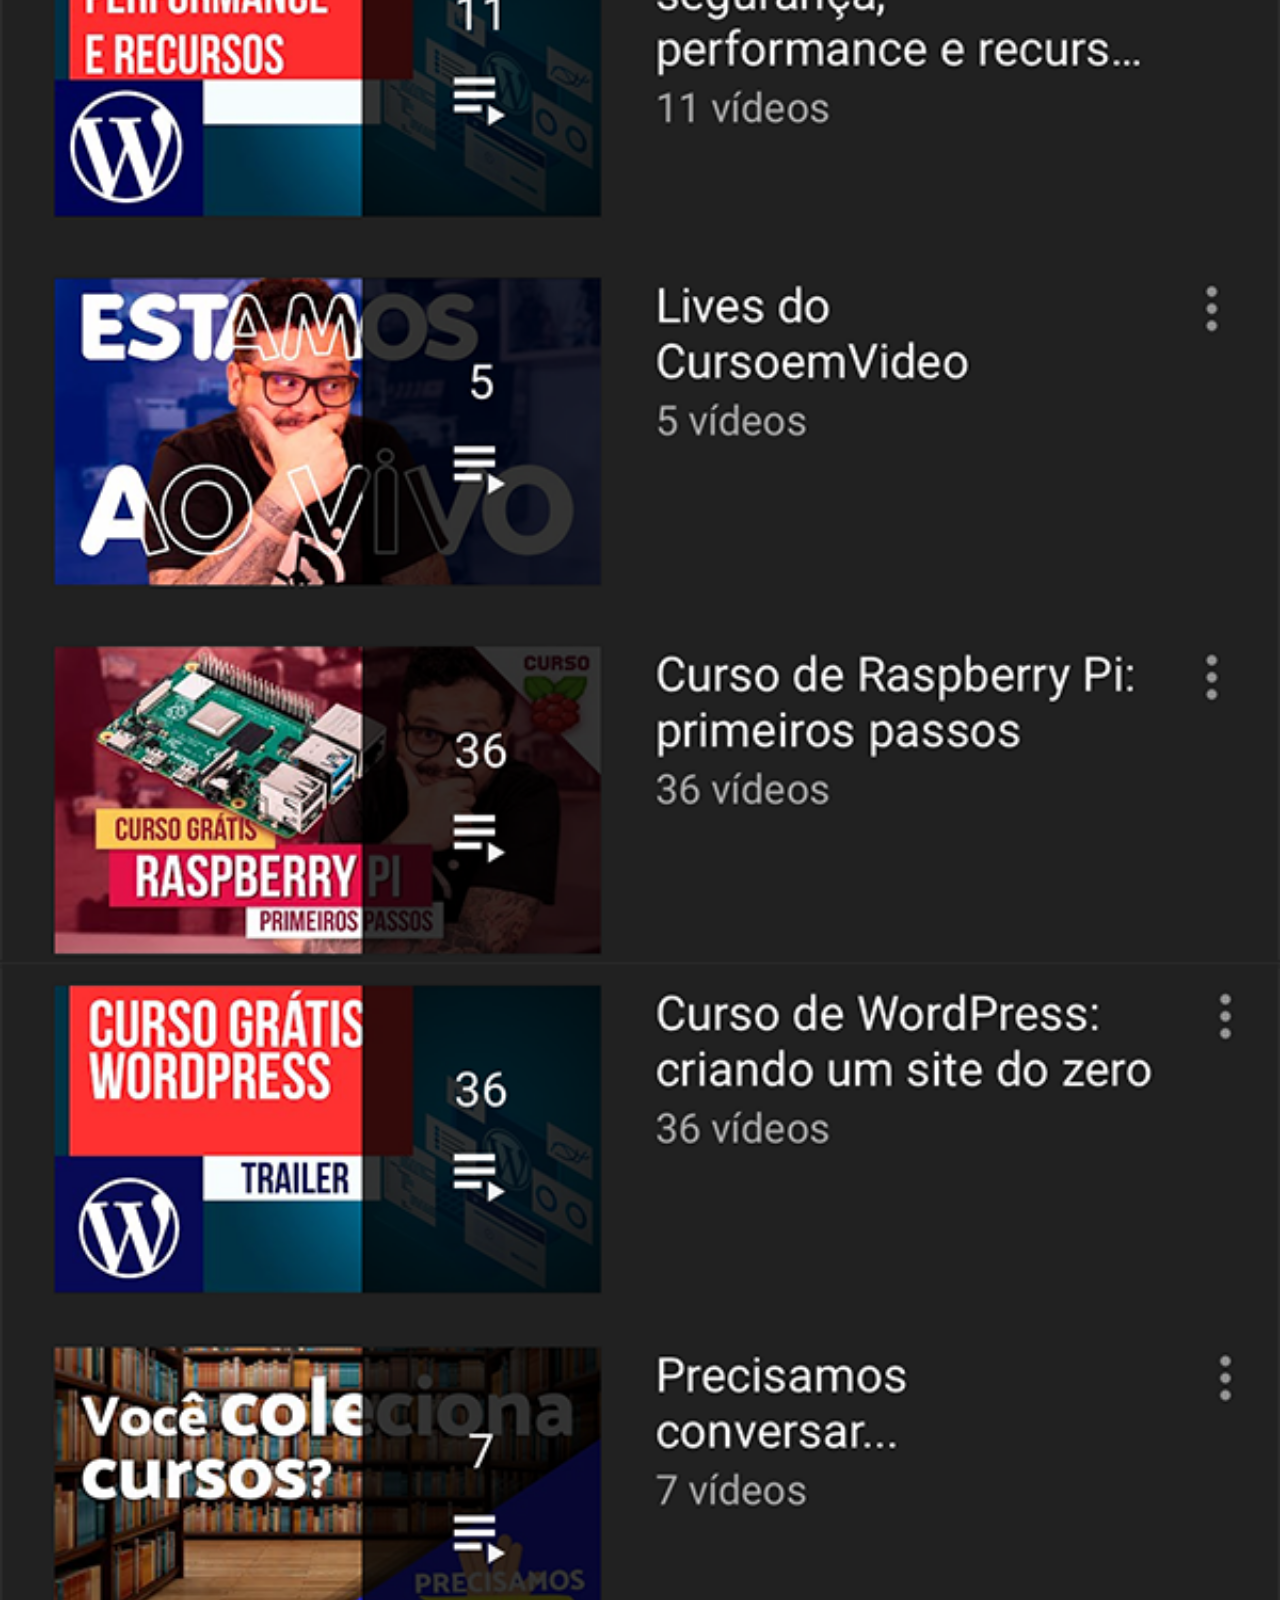
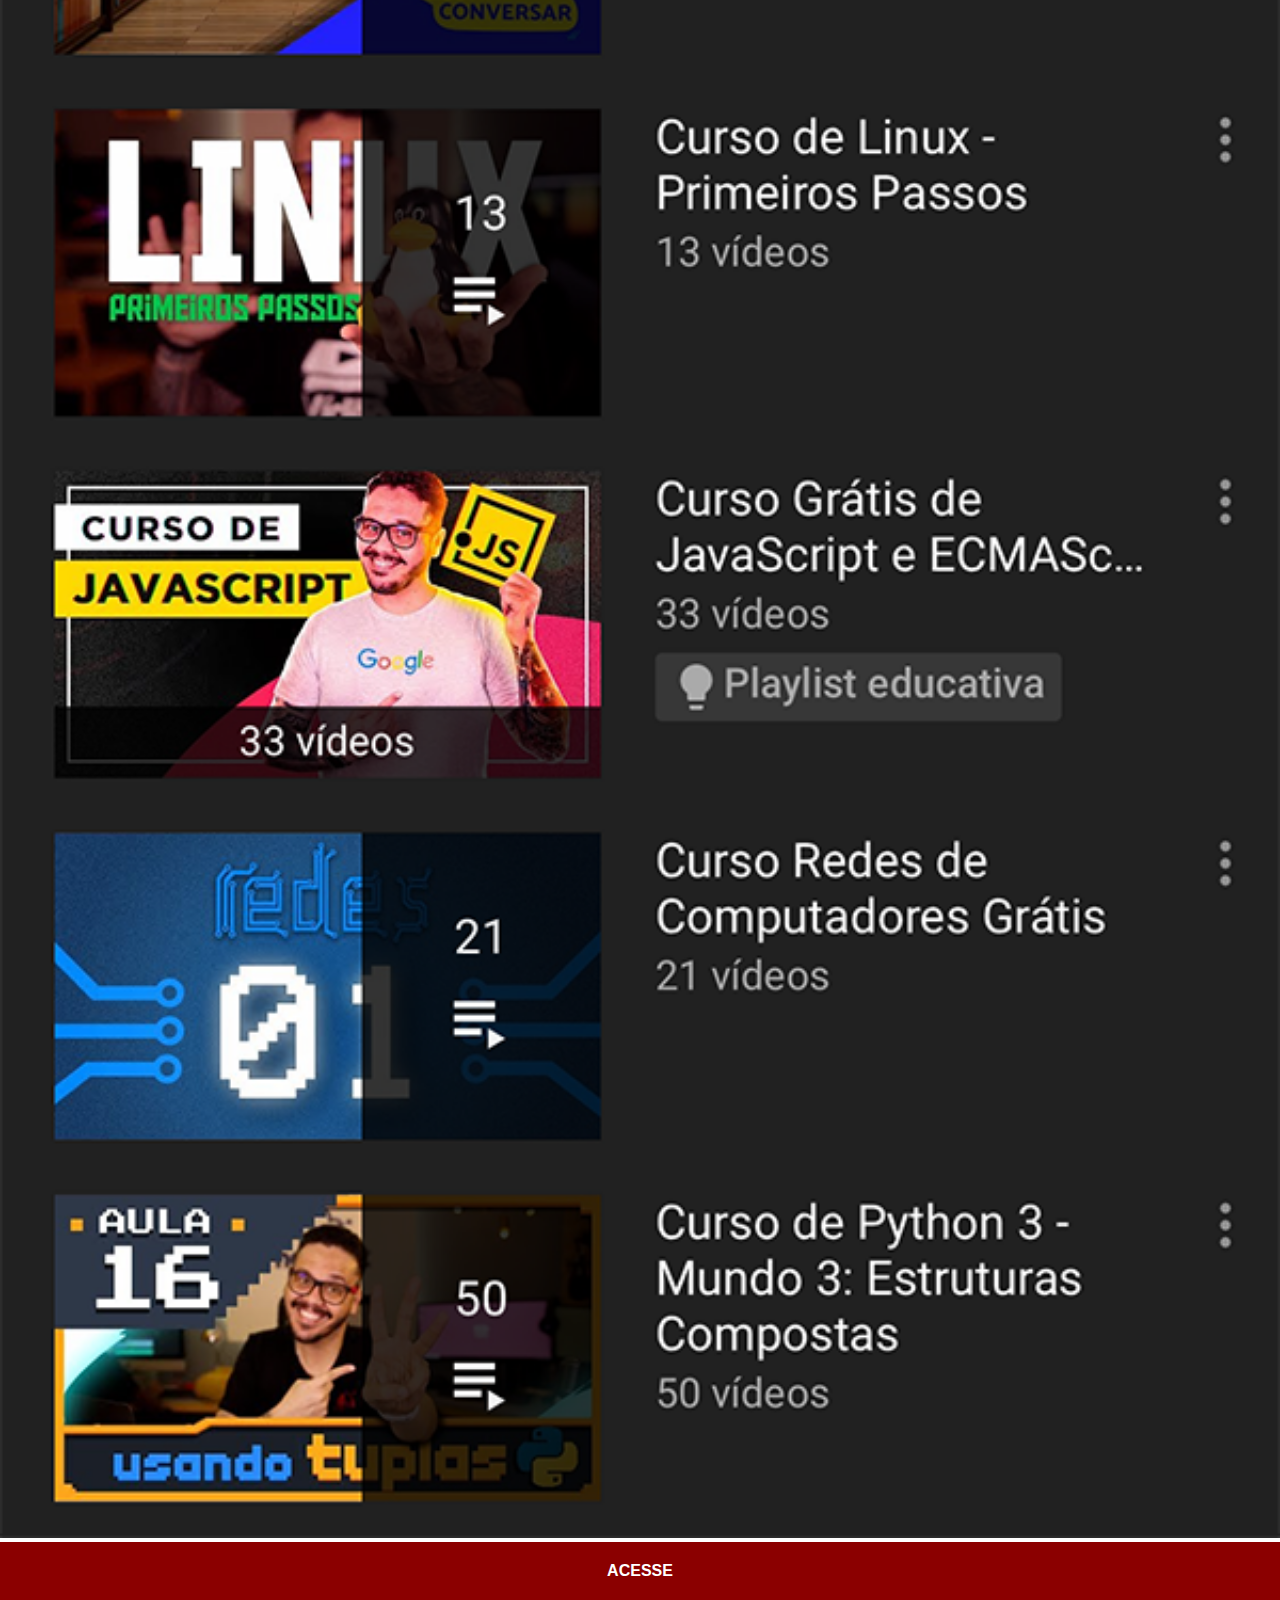
<file: youtube.html>
<!DOCTYPE html>
<html lang="pt-br">
<head>
    <meta charset="UTF-8">
    <meta http-equiv="X-UA-Compatible" content="IE=edge">
    <meta name="viewport" content="width=device-width, initial-scale=1.0">
    <title>youtube</title>
    <link rel="stylesheet" href="estilos/social.css">
</head>
<body>
    <img src="imagens/tela-youtube.png" alt="youtube">
    <a href="https://www.youtube.com/@CursoemVideo/playlists" target="_blank">ACESSE</a>
</body>
</html>
</file>
<file: estilos/style.css>
@charset "UTF-8";

*{
    margin: 0px;
    padding: 0px;
    font-family:Arial, Helvetica, sans-serif;
}
html, body{
    height: 100vh;/*altura total do navegado*/
    width: 100vw;
    background-color: rgb(0, 0, 2);

}
body{
    background: url("../imagens/fundo-madeira.jpg") no-repeat top center;
    background-size: cover; 
    background-attachment: fixed;
}
main{
    position: relative;
    height: 100vh;
}

section#telefone{
    position: absolute;
    top: 50%;
    left: 50%;
    transform: translate(-50%, -50%);
    height: 627px;
    width: 310px;
    background-image: url("../imagens/frame-iphone.png");
}
iframe#tela{
    position: relative;
    top: 80px;
    left: 22px;
    width: 269px;
    height: 471px;
}
section#redes-sociais img{
    width: 50px;
    margin: 10px;
    border-radius: 50%;
    box-shadow: 2px 2px 5px rgba(0, 0, 0, 0.437);
    box-sizing: border-box;
}

section#redes-sociais{
    text-align:right;
}

section#redes-sociais img:hover {
    border: 2px solid white;
    transform: translate(-3px, -3px);
    box-shadow: 5px 5px 10px rgba(0, 0, 0, 0.559);
    transition: transform 0.3s, border 0.4s;
    
}
</file>
<file: estilos/social.css>
@charset "UTF-8";

* {
    margin: 0px;
    padding: 0px;
    font-family: Arial, Helvetica, sans-serif;
}
::-webkit-scrollbar{
    width: 0px;
    height: 0px;
}
img{
    width: 100vw;
}
a{
    display: block;
    color:white;
    background-color: darkred;
    padding: 20px;
    text-align: center;
    font-weight: bolder;
    text-decoration: none;
}
a:hover{
    background-color: red;
}
</file>
